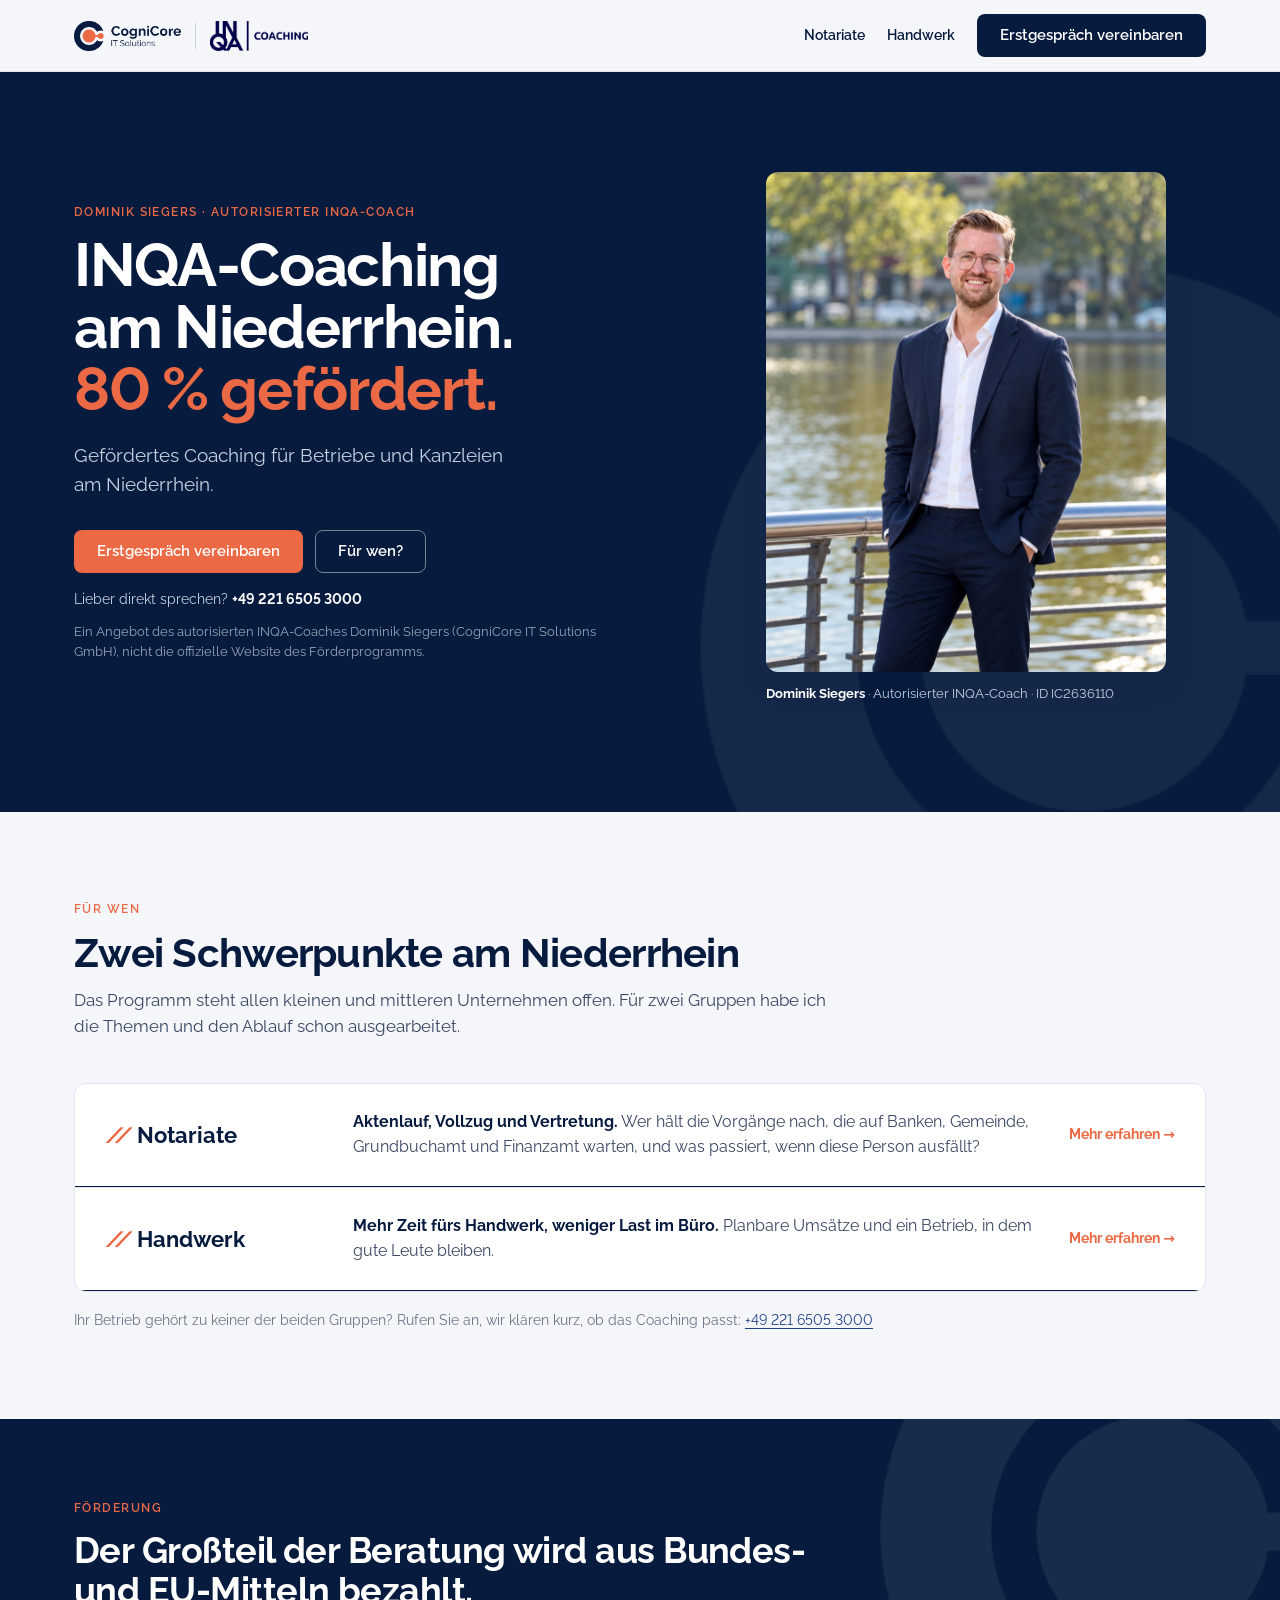
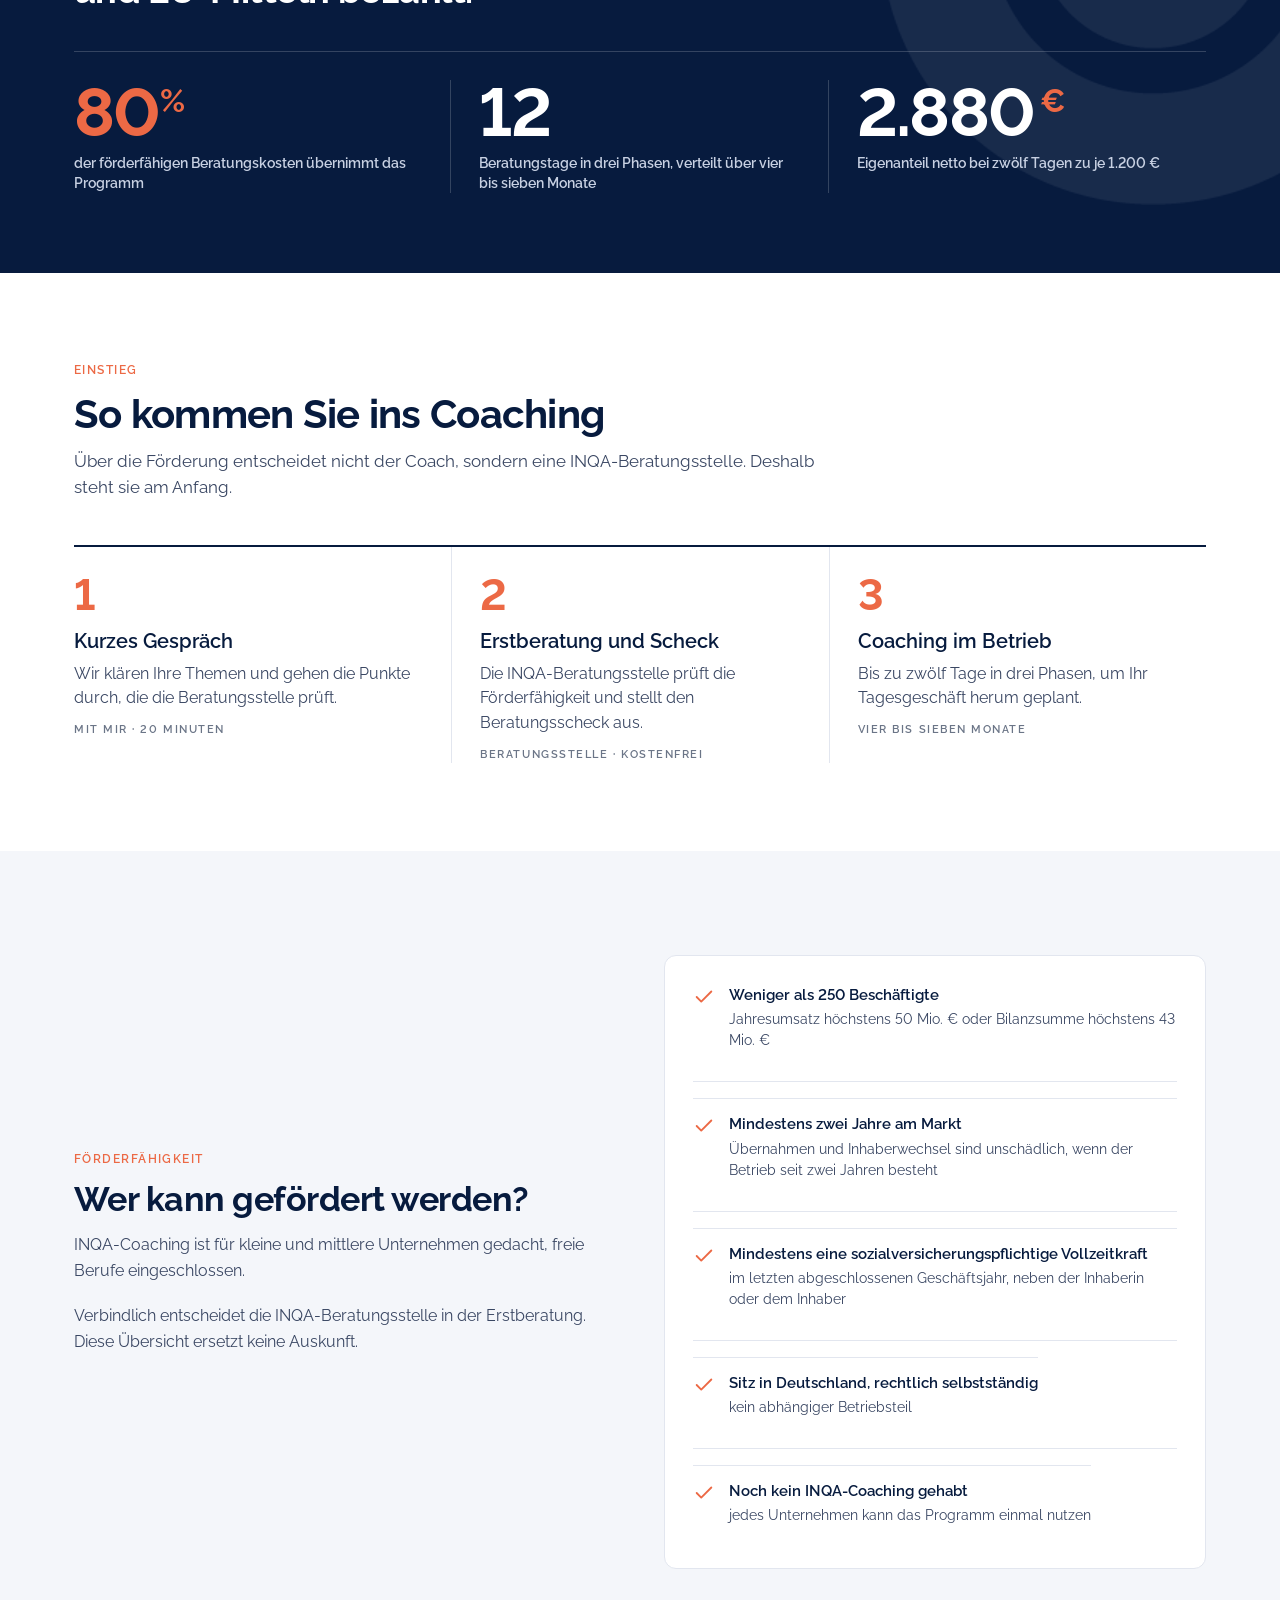
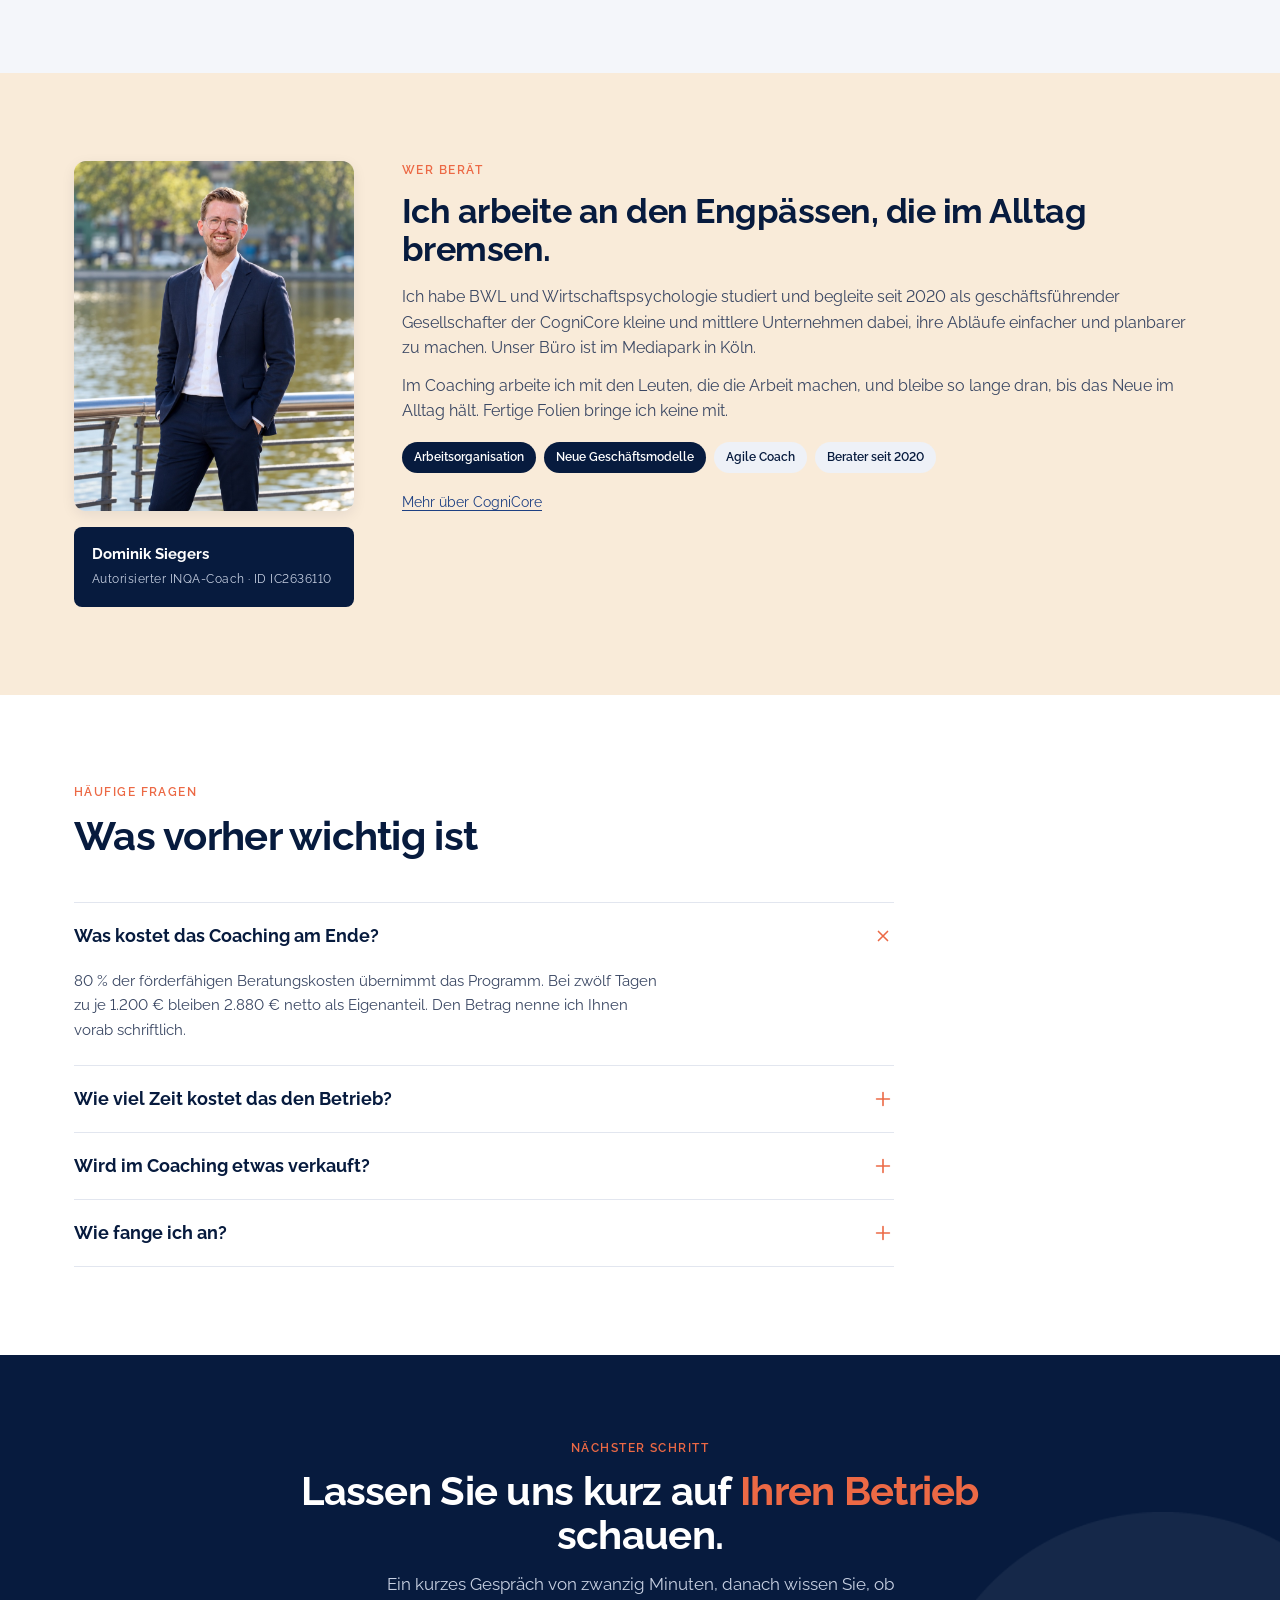
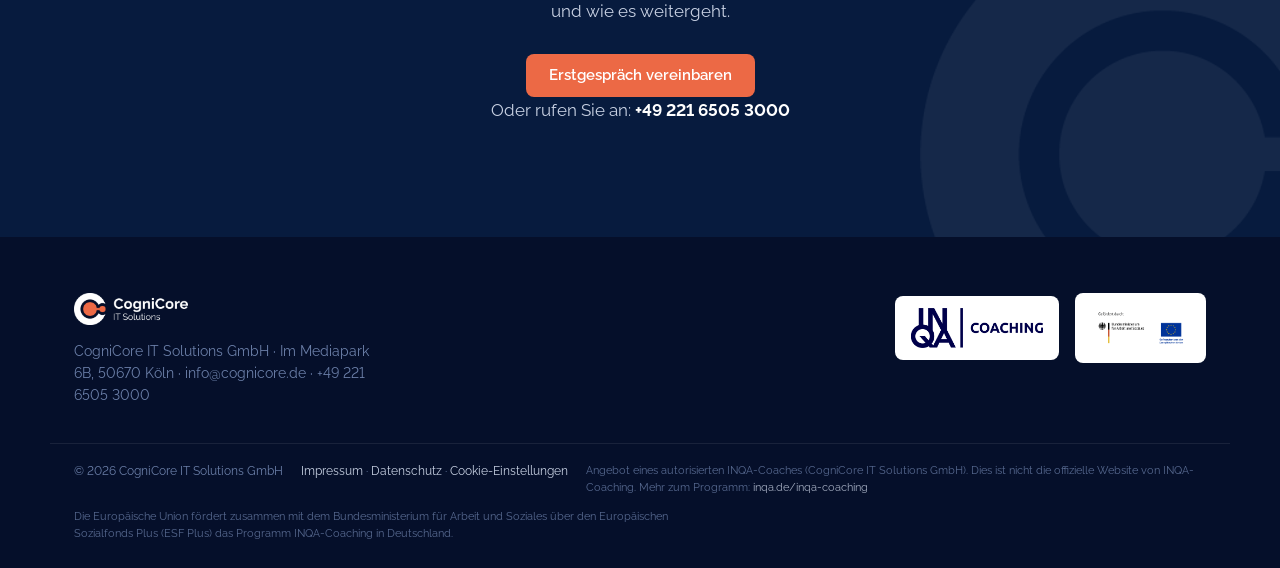
<file: index.html>
<!DOCTYPE html>
<html lang="de">
<head>
  <meta charset="UTF-8">
  <meta name="viewport" content="width=device-width, initial-scale=1.0">
  <title>INQA-Coaching am Niederrhein | Dominik Siegers, autorisierter INQA-Coach</title>
  <meta name="description" content="INQA-Coaching am Niederrhein: bis zu zwölf Beratungstage zur Arbeitsorganisation, 80 % gefördert. Für kleine und mittlere Betriebe und Kanzleien, begleitet von Dominik Siegers, autorisierter INQA-Coach.">
  <link rel="canonical" href="https://inqa-niederrhein.de/">
  <link rel="stylesheet" href="cc-tokens.css">
  <link rel="stylesheet" href="styles.css">
  <link rel="stylesheet" href="zusatz.css">
</head>
<body>

<!-- NAV -->
<header class="nav">
  <div class="nav__inner">
    <a class="nav__brand" href="./" style="border:0">
      <img class="logo" src="assets/logos/cognicore-logo.png" alt="CogniCore IT Solutions">
      <span class="sep"></span>
      <img class="inqa" src="assets/logos/inqa-coaching-logo.png" alt="INQA Coaching">
    </a>
    <div class="nav__links">
      <a class="nav__link" href="notariate/">Notariate</a>
      <a class="nav__link" href="handwerk/">Handwerk</a>
      <a href="https://book.morgen.so/dominiksiegers/20min" class="btn btn--primary" target="_blank" rel="noopener">Erstgespräch vereinbaren</a>
    </div>
  </div>
</header>

<!-- HERO -->
<section class="hero">
  <div class="hero__bg"><img src="assets/logos/cognicore-icon-white.png" alt=""></div>
  <div class="hero__inner">
    <div>
      <span class="eyebrow">Dominik Siegers · Autorisierter INQA-Coach</span>
      <h1>INQA-Coaching am&nbsp;Niederrhein.<br><em>80&nbsp;% gefördert.</em></h1>
      <p class="hero__lede">Gefördertes Coaching für Betriebe und Kanzleien am Niederrhein.</p>
      <div class="hero__actions">
        <a href="https://book.morgen.so/dominiksiegers/20min" class="btn btn--accent" target="_blank" rel="noopener">Erstgespräch vereinbaren</a>
        <a href="#fuer-wen" class="btn btn--ghost-light">Für wen?</a>
      </div>
      <p class="hero__phone">Lieber direkt sprechen? <a href="tel:+4922165053000">+49 221 6505 3000</a></p>
      <p class="hero__note">Ein Angebot des autorisierten INQA-Coaches Dominik Siegers (CogniCore IT Solutions GmbH), nicht die offizielle Website des Förderprogramms.</p>
    </div>
    <figure class="hero__portrait">
      <img src="assets/coach/dominik-siegers-2026.jpg" alt="Dominik Siegers, autorisierter INQA-Coach in Köln">
      <figcaption><b>Dominik Siegers</b> · Autorisierter INQA-Coach · ID IC2636110</figcaption>
    </figure>
  </div>
</section>

<!-- FÜR WEN -->
<section class="section section--surface" id="fuer-wen">
  <div class="wrap">
    <div class="section__head">
      <span class="eyebrow">Für wen</span>
      <h2>Zwei Schwerpunkte am Niederrhein</h2>
      <p>Das Programm steht allen kleinen und mittleren Unternehmen offen. Für zwei Gruppen habe ich die Themen und den Ablauf schon ausgearbeitet.</p>
    </div>
    <div class="segmente">
      <a class="segment" href="notariate/">
        <span class="segment__name">Notariate</span>
        <span class="segment__text"><b>Aktenlauf, Vollzug und Vertretung.</b> Wer hält die Vorgänge nach, die auf Banken, Gemeinde, Grundbuchamt und Finanzamt warten, und was passiert, wenn diese Person ausfällt?</span>
        <span class="segment__go">Mehr erfahren →</span>
      </a>
      <a class="segment" href="handwerk/">
        <span class="segment__name">Handwerk</span>
        <span class="segment__text"><b>Mehr Zeit fürs Handwerk, weniger Last im Büro.</b> Planbare Umsätze und ein Betrieb, in dem gute Leute bleiben.</span>
        <span class="segment__go">Mehr erfahren →</span>
      </a>
    </div>
    <p class="segmente__hinweis">Ihr Betrieb gehört zu keiner der beiden Gruppen? Rufen Sie an, wir klären kurz, ob das Coaching passt: <a href="tel:+4922165053000">+49 221 6505 3000</a></p>
  </div>
</section>

<!-- FÖRDERUNG -->
<section class="stats">
  <div class="stats__bg"><img src="assets/logos/cognicore-icon-white.png" alt=""></div>
  <div class="stats__inner">
    <div class="stats__head">
      <span class="eyebrow">Förderung</span>
      <h2>Der Großteil der Beratung wird aus Bundes- und EU-Mitteln bezahlt.</h2>
    </div>
    <div class="stats__grid">
      <div class="stat">
        <div class="stat__num"><span class="accent">80</span><em>%</em></div>
        <div class="stat__label">der förderfähigen Beratungskosten übernimmt das Programm</div>
      </div>
      <div class="stat">
        <div class="stat__num">12</div>
        <div class="stat__label">Beratungstage in drei Phasen, verteilt über vier bis sieben Monate</div>
      </div>
      <div class="stat">
        <div class="stat__num">2.880<em> €</em></div>
        <div class="stat__label">Eigenanteil netto bei zwölf Tagen zu je 1.200 €</div>
      </div>
    </div>
  </div>
</section>

<!-- EINSTIEG -->
<section class="section section--white" id="ablauf">
  <div class="wrap">
    <div class="section__head">
      <span class="eyebrow">Einstieg</span>
      <h2>So kommen Sie ins Coaching</h2>
      <p>Über die Förderung entscheidet nicht der Coach, sondern eine INQA-Beratungsstelle. Deshalb steht sie am Anfang.</p>
    </div>
    <div class="schritte">
      <div class="schritt">
        <div class="schritt__nr">1</div>
        <h3>Kurzes Gespräch</h3>
        <p>Wir klären Ihre Themen und gehen die Punkte durch, die die Beratungsstelle prüft.</p>
        <span class="schritt__wer">mit mir · 20 Minuten</span>
      </div>
      <div class="schritt">
        <div class="schritt__nr">2</div>
        <h3>Erstberatung und Scheck</h3>
        <p>Die INQA-Beratungsstelle prüft die Förderfähigkeit und stellt den Beratungsscheck aus.</p>
        <span class="schritt__wer">Beratungsstelle · kostenfrei</span>
      </div>
      <div class="schritt">
        <div class="schritt__nr">3</div>
        <h3>Coaching im Betrieb</h3>
        <p>Bis zu zwölf Tage in drei Phasen, um Ihr Tagesgeschäft herum geplant.</p>
        <span class="schritt__wer">vier bis sieben Monate</span>
      </div>
    </div>
  </div>
</section>

<!-- FÖRDERFÄHIGKEIT -->
<section class="section section--surface" id="foerderfaehig">
  <div class="wrap">
    <div class="eligible">
      <div class="eligible__head">
        <span class="eyebrow">Förderfähigkeit</span>
        <h2>Wer kann gefördert werden?</h2>
        <p>INQA-Coaching ist für kleine und mittlere Unternehmen gedacht, freie Berufe eingeschlossen.</p>
        <p class="eligible__note">Verbindlich entscheidet die INQA-Beratungsstelle in der Erstberatung. Diese Übersicht ersetzt keine Auskunft.</p>
      </div>
      <ul class="checklist checklist--static">
        <li><div class="cl"><svg viewBox="0 0 24 24" fill="none" stroke="currentColor" stroke-width="2" stroke-linecap="round" stroke-linejoin="round"><path d="M20 6 9 17l-5-5"/></svg><div><b>Weniger als 250 Beschäftigte</b><span>Jahresumsatz höchstens 50 Mio. € oder Bilanzsumme höchstens 43 Mio. €</span></div></div></li>
        <li><div class="cl"><svg viewBox="0 0 24 24" fill="none" stroke="currentColor" stroke-width="2" stroke-linecap="round" stroke-linejoin="round"><path d="M20 6 9 17l-5-5"/></svg><div><b>Mindestens zwei Jahre am Markt</b><span>Übernahmen und Inhaberwechsel sind unschädlich, wenn der Betrieb seit zwei Jahren besteht</span></div></div></li>
        <li><div class="cl"><svg viewBox="0 0 24 24" fill="none" stroke="currentColor" stroke-width="2" stroke-linecap="round" stroke-linejoin="round"><path d="M20 6 9 17l-5-5"/></svg><div><b>Mindestens eine sozialversicherungspflichtige Vollzeitkraft</b><span>im letzten abgeschlossenen Geschäftsjahr, neben der Inhaberin oder dem Inhaber</span></div></div></li>
        <li><div class="cl"><svg viewBox="0 0 24 24" fill="none" stroke="currentColor" stroke-width="2" stroke-linecap="round" stroke-linejoin="round"><path d="M20 6 9 17l-5-5"/></svg><div><b>Sitz in Deutschland, rechtlich selbstständig</b><span>kein abhängiger Betriebsteil</span></div></div></li>
        <li><div class="cl"><svg viewBox="0 0 24 24" fill="none" stroke="currentColor" stroke-width="2" stroke-linecap="round" stroke-linejoin="round"><path d="M20 6 9 17l-5-5"/></svg><div><b>Noch kein INQA-Coaching gehabt</b><span>jedes Unternehmen kann das Programm einmal nutzen</span></div></div></li>
      </ul>
    </div>
  </div>
</section>

<!-- ÜBER MICH -->
<section class="section section--beige">
  <div class="wrap">
    <div class="about">
      <div class="about__media">
        <img class="about__photo" src="assets/coach/dominik-siegers-2026.jpg" alt="Dominik Siegers">
        <div class="about__id">
          <b>Dominik Siegers</b>
          <span>Autorisierter INQA-Coach · ID IC2636110</span>
        </div>
      </div>
      <div class="about__text">
        <span class="eyebrow">Wer berät</span>
        <h2>Ich arbeite an den Engpässen, die im Alltag bremsen.</h2>
        <p>Ich habe BWL und Wirtschaftspsychologie studiert und begleite seit 2020 als geschäftsführender Gesellschafter der CogniCore kleine und mittlere Unternehmen dabei, ihre Abläufe einfacher und planbarer zu machen. Unser Büro ist im Mediapark in Köln.</p>
        <p>Im Coaching arbeite ich mit den Leuten, die die Arbeit machen, und bleibe so lange dran, bis das Neue im Alltag hält. Fertige Folien bringe ich keine mit.</p>
        <div class="tags">
          <span class="tag tag--navy">Arbeitsorganisation</span>
          <span class="tag tag--navy">Neue Geschäftsmodelle</span>
          <span class="tag">Agile Coach</span>
          <span class="tag">Berater seit 2020</span>
        </div>
        <p style="margin-top:18px;font-size:14px;"><a href="https://cognicore.de" target="_blank" rel="noopener">Mehr über CogniCore</a></p>
      </div>
    </div>
  </div>
</section>

<!-- FAQ -->
<section class="section section--white">
  <div class="wrap">
    <div class="section__head">
      <span class="eyebrow">Häufige Fragen</span>
      <h2>Was vorher wichtig ist</h2>
    </div>
    <div class="faq">
      <div class="faq__item open">
        <button class="faq__q">Was kostet das Coaching am Ende?
          <svg class="ico" viewBox="0 0 24 24" fill="none" stroke="currentColor" stroke-width="1.75" stroke-linecap="round" stroke-linejoin="round"><path d="M12 5v14M5 12h14"/></svg>
        </button>
        <div class="faq__a"><p>80&nbsp;% der förderfähigen Beratungskosten übernimmt das Programm. Bei zwölf Tagen zu je 1.200 € bleiben 2.880 € netto als Eigenanteil. Den Betrag nenne ich Ihnen vorab schriftlich.</p></div>
      </div>
      <div class="faq__item">
        <button class="faq__q">Wie viel Zeit kostet das den Betrieb?
          <svg class="ico" viewBox="0 0 24 24" fill="none" stroke="currentColor" stroke-width="1.75" stroke-linecap="round" stroke-linejoin="round"><path d="M12 5v14M5 12h14"/></svg>
        </button>
        <div class="faq__a"><p>Bis zu zwölf Beratungstage, verteilt über vier bis sieben Monate. Die Termine planen wir um Ihr Tagesgeschäft herum, der Betrieb läuft normal weiter.</p></div>
      </div>
      <div class="faq__item">
        <button class="faq__q">Wird im Coaching etwas verkauft?
          <svg class="ico" viewBox="0 0 24 24" fill="none" stroke="currentColor" stroke-width="1.75" stroke-linecap="round" stroke-linejoin="round"><path d="M12 5v14M5 12h14"/></svg>
        </button>
        <div class="faq__a"><p>Nein. Im Coaching geht es um Ihre Abläufe. Es darf nicht auf den Verkauf von Waren, Software oder weiteren Beratungen gerichtet sein, das schreibt das Programm so vor.</p></div>
      </div>
      <div class="faq__item">
        <button class="faq__q">Wie fange ich an?
          <svg class="ico" viewBox="0 0 24 24" fill="none" stroke="currentColor" stroke-width="1.75" stroke-linecap="round" stroke-linejoin="round"><path d="M12 5v14M5 12h14"/></svg>
        </button>
        <div class="faq__a"><p>Mit einem kurzen Gespräch. Darin klären wir Ihre Themen und den Weg zur Beratungsstelle. Ob Sie das Coaching danach beauftragen, entscheiden Sie in Ruhe.</p></div>
      </div>
    </div>
  </div>
</section>

<!-- CTA -->
<section class="cta">
  <div class="cta__bg"><img src="assets/logos/cognicore-icon-white.png" alt=""></div>
  <div class="cta__inner">
    <span class="eyebrow">Nächster Schritt</span>
    <h2>Lassen Sie uns kurz auf <em>Ihren Betrieb</em> schauen.</h2>
    <p>Ein kurzes Gespräch von zwanzig Minuten, danach wissen Sie, ob und wie es weitergeht.</p>
    <a href="https://book.morgen.so/dominiksiegers/20min" class="btn btn--accent" target="_blank" rel="noopener">Erstgespräch vereinbaren</a>
    <p class="cta__phone">Oder rufen Sie an: <a href="tel:+4922165053000">+49 221 6505 3000</a></p>
  </div>
</section>

<!-- FOOTER -->
<footer class="foot">
  <div class="wrap">
    <div class="foot__inner">
      <div class="foot__brand">
        <img src="assets/logos/cognicore-logo-white.png" alt="CogniCore IT Solutions">
        <p>CogniCore IT Solutions GmbH · Im Mediapark 6B, 50670 Köln · <a href="mailto:info@cognicore.de" style="color:inherit;border:0;">info@cognicore.de</a> · +49 221 6505 3000</p>
      </div>
      <div class="foot__logos">
        <a class="foot__chip" href="https://www.inqa.de/inqa-coaching" target="_blank" rel="noopener" style="border-bottom:0" title="Zum offiziellen INQA-Coaching-Programm"><img src="assets/logos/inqa-coaching-logo.png" alt="INQA Coaching"></a>
        <div class="foot__chip foot__chip--bmas"><img src="assets/logos/bmas-foerderlogo.png" alt="Gefördert durch das Bundesministerium für Arbeit und Soziales, kofinanziert von der Europäischen Union"></div>
      </div>
    </div>
  </div>
  <div class="foot__legal">
    <span>© 2026 CogniCore IT Solutions GmbH</span>
    <span><a href="impressum.html">Impressum</a> · <a href="datenschutz.html">Datenschutz</a> · <button type="button" class="cookie-link" onclick="window._hsp=window._hsp||[];window._hsp.push(['showBanner']);">Cookie-Einstellungen</button></span>
    <span class="sub">Angebot eines autorisierten INQA-Coaches (CogniCore IT Solutions GmbH). Dies ist nicht die offizielle Website von INQA-Coaching. Mehr zum Programm: <a href="https://www.inqa.de/inqa-coaching" target="_blank" rel="noopener">inqa.de/inqa-coaching</a></span>
    <span class="sub">Die Europäische Union fördert zusammen mit dem Bundesministerium für Arbeit und Soziales über den Europäischen Sozialfonds Plus (ESF Plus) das Programm INQA-Coaching in Deutschland.</span>
  </div>
</footer>

<script>
  document.querySelectorAll('.faq__q').forEach(q => {
    q.addEventListener('click', () => {
      const item = q.parentElement;
      const wasOpen = item.classList.contains('open');
      document.querySelectorAll('.faq__item').forEach(i => i.classList.remove('open'));
      if (!wasOpen) item.classList.add('open');
    });
  });
</script>

<!-- Start of HubSpot Embed Code -->
<script type="text/javascript" id="hs-script-loader" async defer src="//js-eu1.hs-scripts.com/144804770.js"></script>
<!-- End of HubSpot Embed Code -->

</body>
</html>
</file>
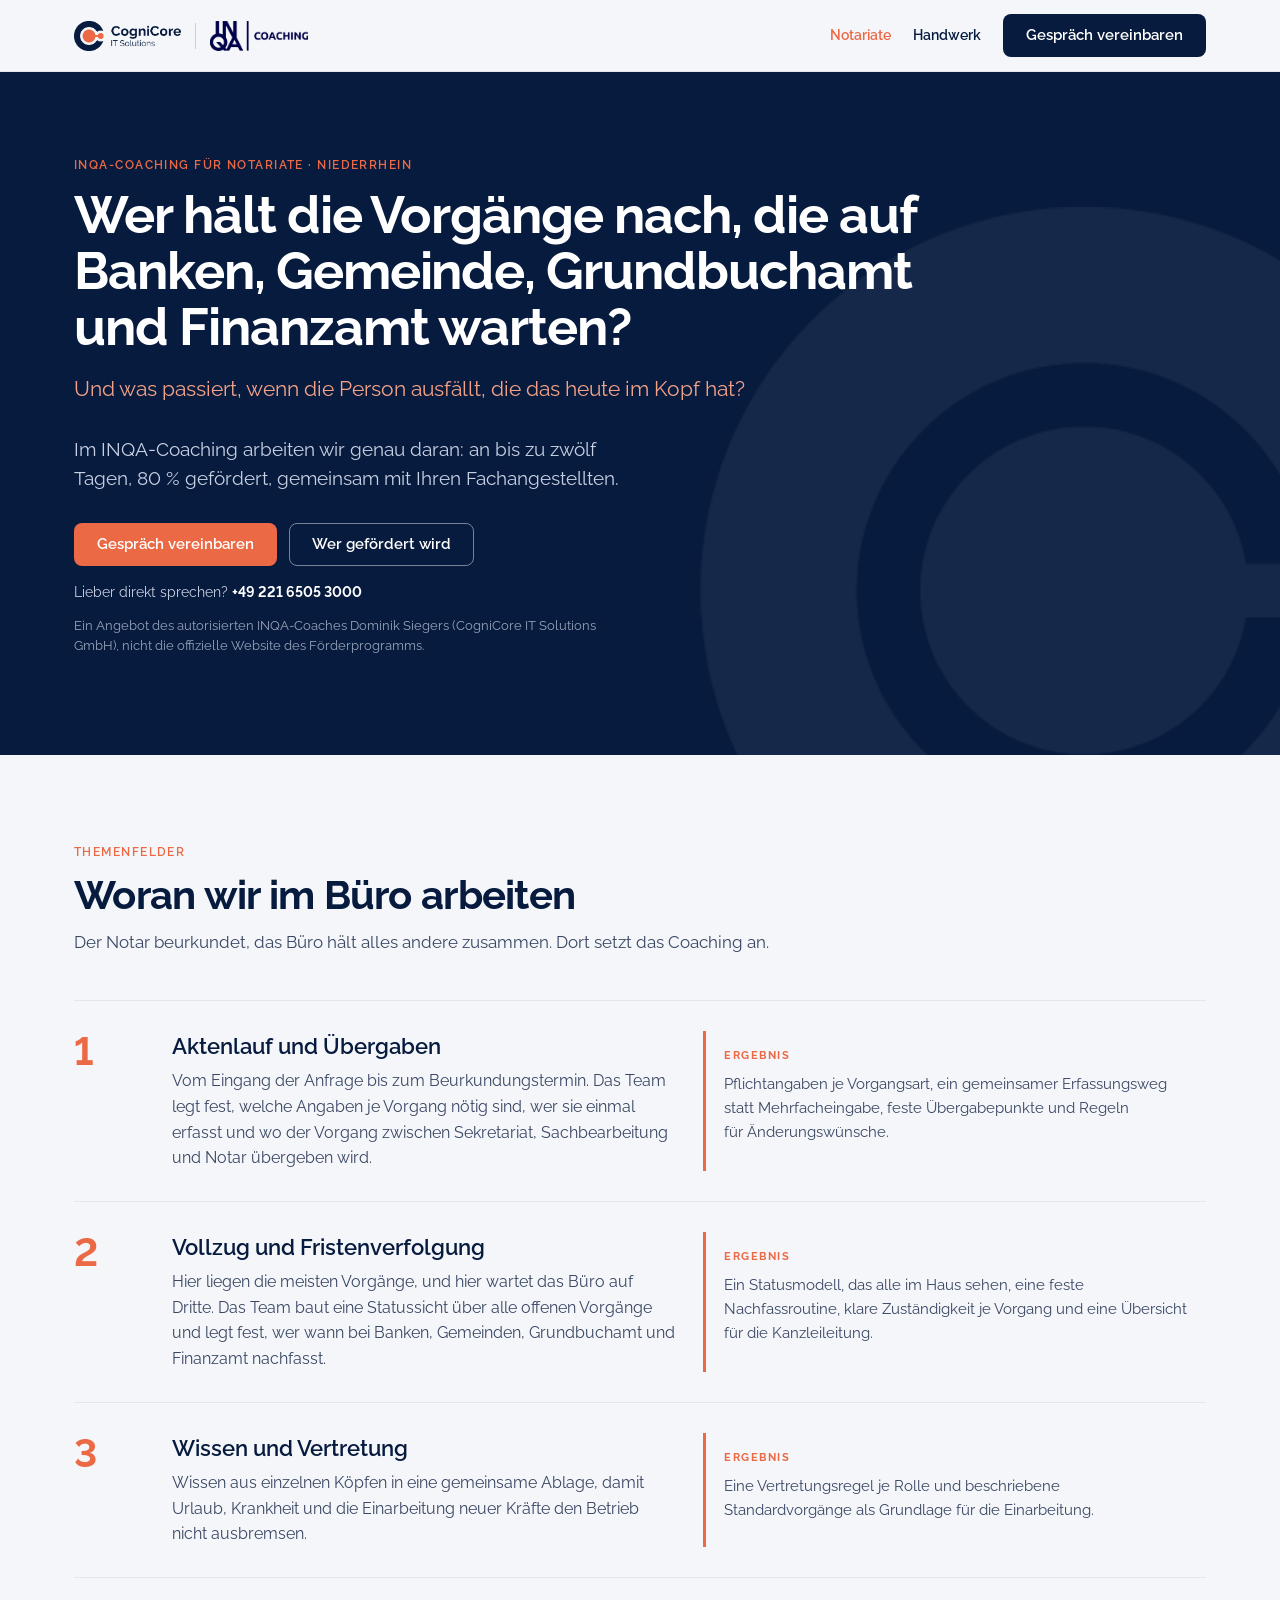
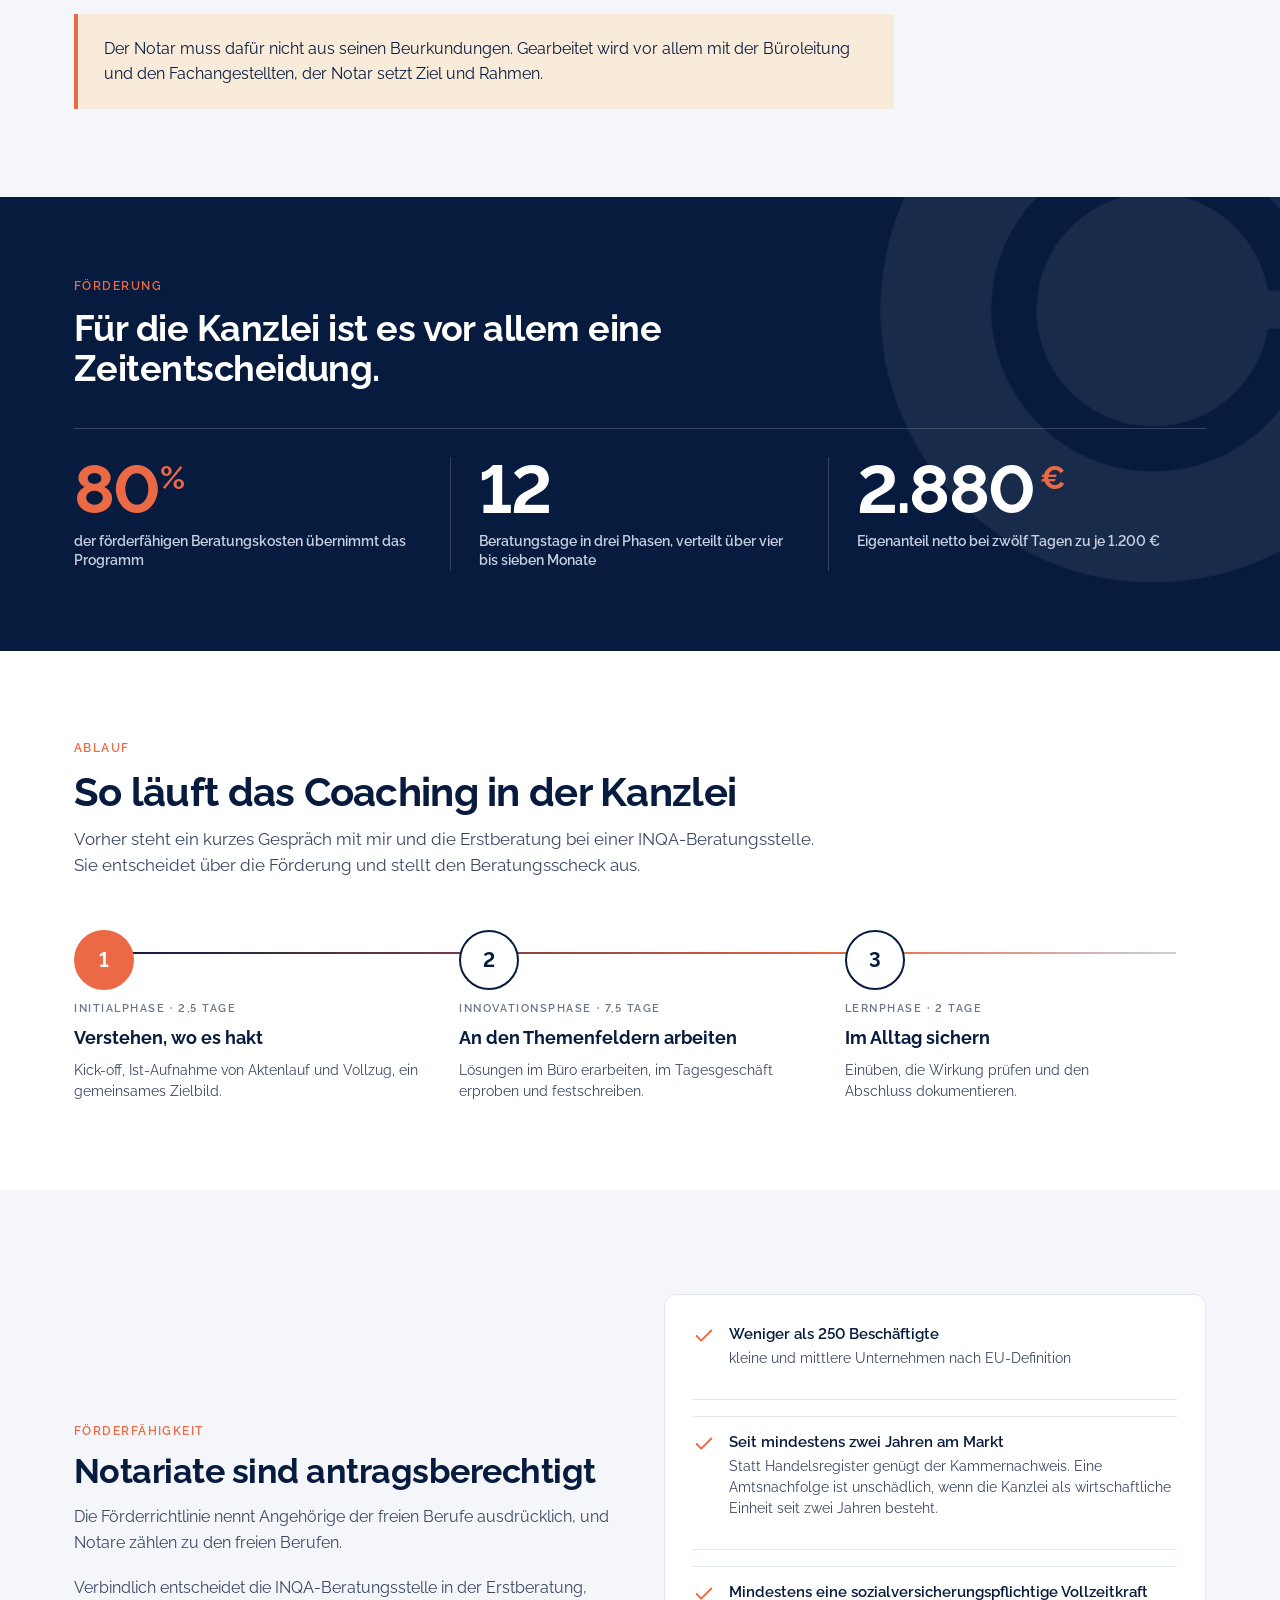
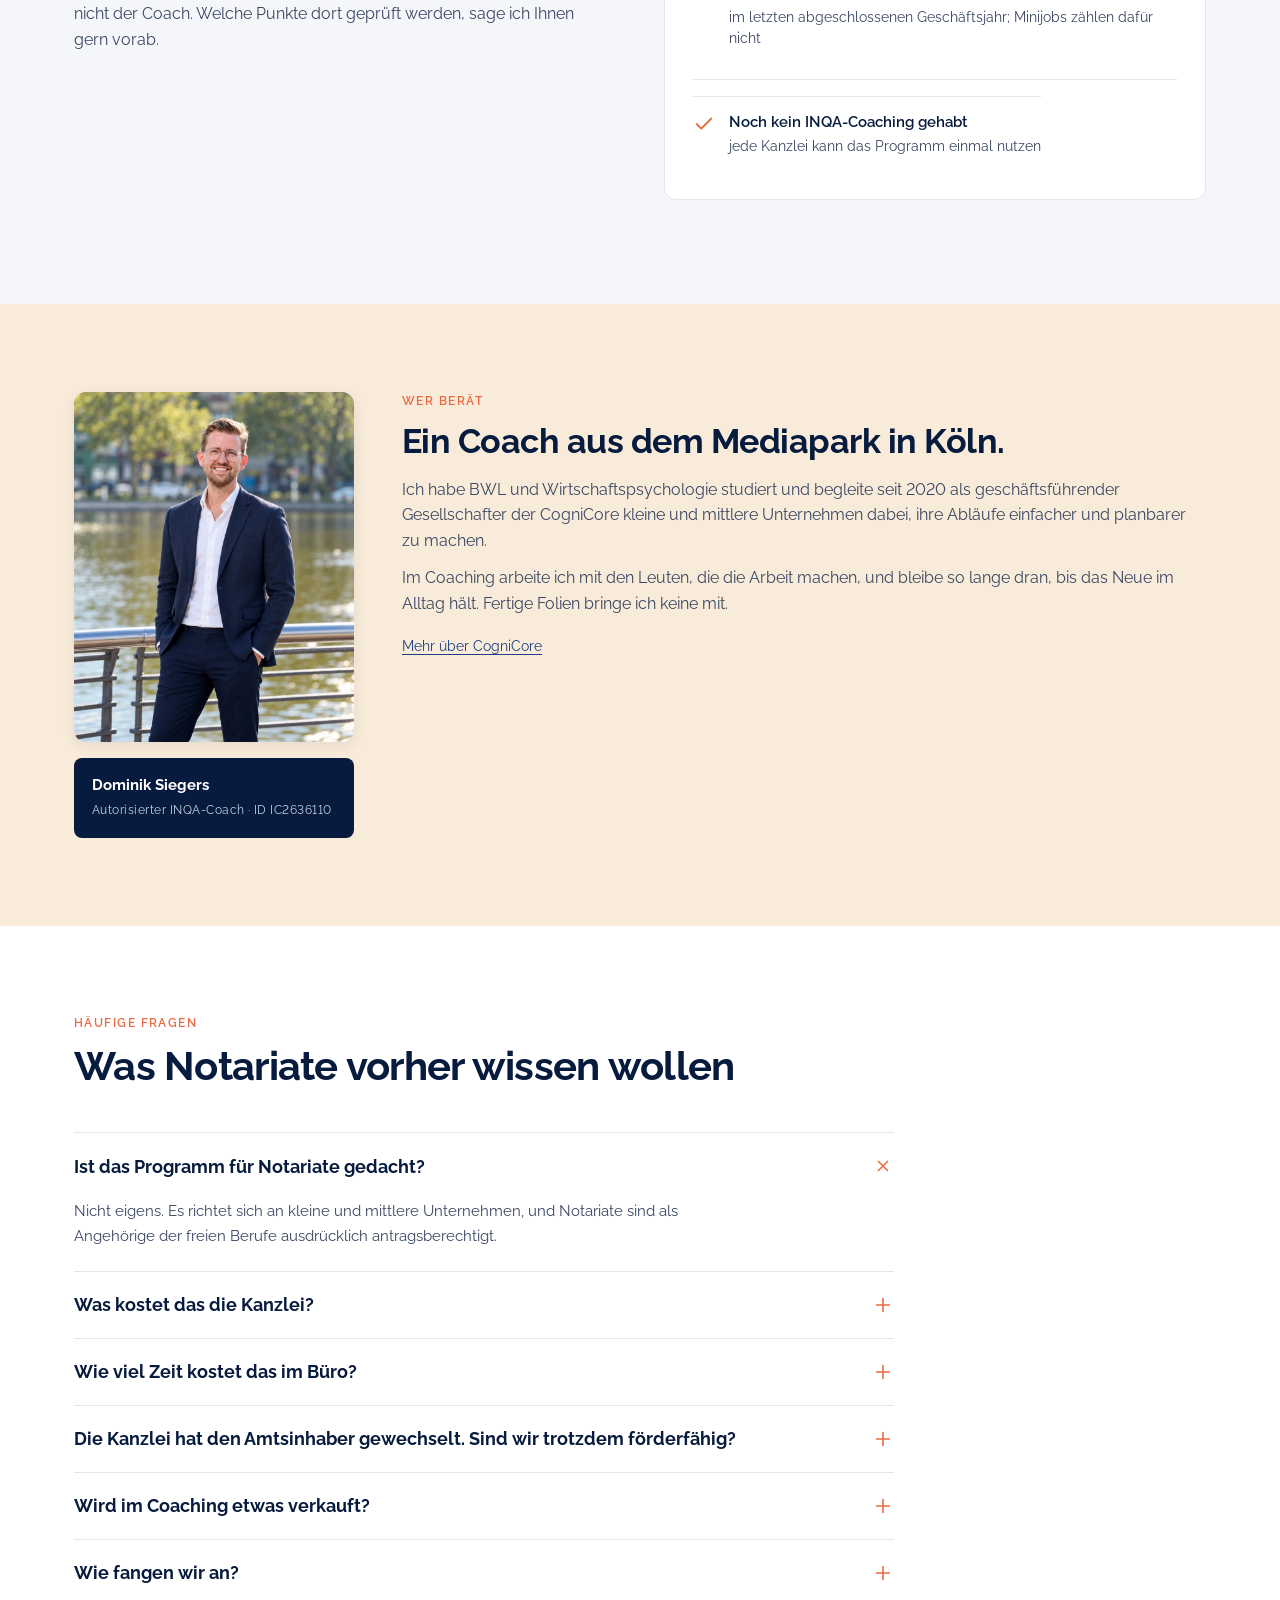
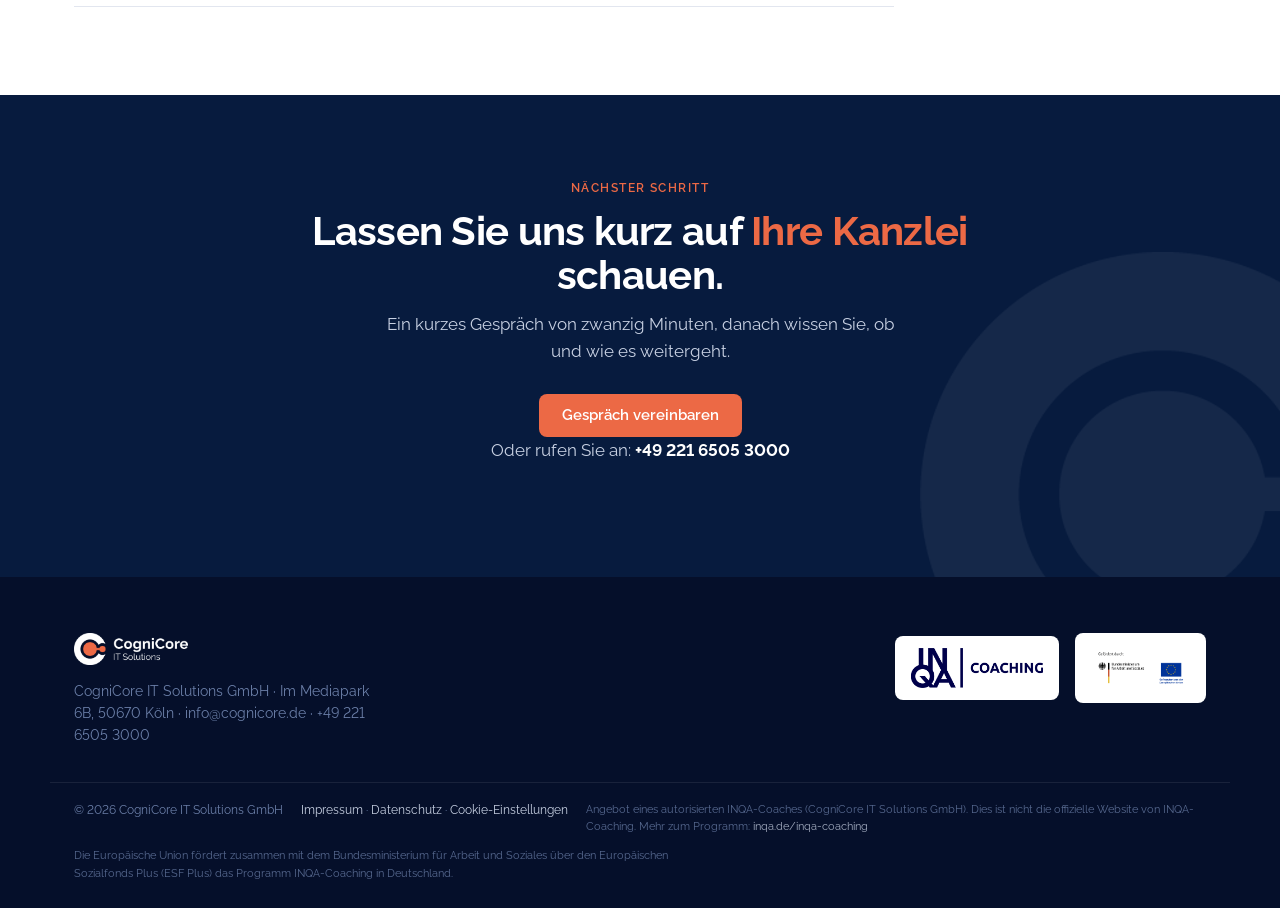
<file: notariate/index.html>
<!DOCTYPE html>
<html lang="de">
<head>
  <meta charset="UTF-8">
  <meta name="viewport" content="width=device-width, initial-scale=1.0">
  <title>INQA-Coaching für Notariate am Niederrhein | Dominik Siegers</title>
  <meta name="description" content="Gefördertes INQA-Coaching für Notariate am Niederrhein: Aktenlauf, Vollzug und Vertretung im Büro. Bis zu zwölf Beratungstage, 80 % gefördert, 2.880 € Eigenanteil netto.">
  <link rel="canonical" href="https://inqa-niederrhein.de/notariate/">
  <link rel="stylesheet" href="../cc-tokens.css">
  <link rel="stylesheet" href="../styles.css">
  <link rel="stylesheet" href="../zusatz.css">
</head>
<body>

<!-- NAV -->
<header class="nav">
  <div class="nav__inner">
    <a class="nav__brand" href="../" style="border:0">
      <img class="logo" src="../assets/logos/cognicore-logo.png" alt="CogniCore IT Solutions">
      <span class="sep"></span>
      <img class="inqa" src="../assets/logos/inqa-coaching-logo.png" alt="INQA Coaching">
    </a>
    <div class="nav__links">
      <a class="nav__link is-active" href="./">Notariate</a>
      <a class="nav__link" href="../handwerk/">Handwerk</a>
      <a href="https://book.morgen.so/dominiksiegers/20min" class="btn btn--primary" target="_blank" rel="noopener">Gespräch vereinbaren</a>
    </div>
  </div>
</header>

<!-- LEITFRAGE -->
<section class="frage">
  <div class="hero__bg"><img src="../assets/logos/cognicore-icon-white.png" alt=""></div>
  <div class="frage__inner">
    <span class="eyebrow">INQA-Coaching für Notariate · Niederrhein</span>
    <h1>Wer hält die Vorgänge nach, die auf Banken, Gemeinde, Grundbuchamt und Finanzamt warten?</h1>
    <p class="frage__sub">Und was passiert, wenn die Person ausfällt, die das heute im Kopf hat?</p>
    <p class="hero__lede">Im INQA-Coaching arbeiten wir genau daran: an bis zu zwölf Tagen, 80&nbsp;% gefördert, gemeinsam mit Ihren Fachangestellten.</p>
    <div class="hero__actions">
      <a href="https://book.morgen.so/dominiksiegers/20min" class="btn btn--accent" target="_blank" rel="noopener">Gespräch vereinbaren</a>
      <a href="#foerderfaehig" class="btn btn--ghost-light">Wer gefördert wird</a>
    </div>
    <p class="hero__phone">Lieber direkt sprechen? <a href="tel:+4922165053000">+49 221 6505 3000</a></p>
    <p class="hero__note">Ein Angebot des autorisierten INQA-Coaches Dominik Siegers (CogniCore IT Solutions GmbH), nicht die offizielle Website des Förderprogramms.</p>
  </div>
</section>

<!-- THEMENFELDER -->
<section class="section section--surface" id="themen">
  <div class="wrap">
    <div class="section__head">
      <span class="eyebrow">Themenfelder</span>
      <h2>Woran wir im Büro arbeiten</h2>
      <p>Der Notar beurkundet, das Büro hält alles andere zusammen. Dort setzt das Coaching an.</p>
    </div>
    <div class="themen">
      <div class="thema">
        <div class="thema__nr">1</div>
        <div>
          <h3>Aktenlauf und Übergaben</h3>
          <p>Vom Eingang der Anfrage bis zum Beurkundungstermin. Das Team legt fest, welche Angaben je Vorgang nötig sind, wer sie einmal erfasst und wo der Vorgang zwischen Sekretariat, Sachbearbeitung und Notar übergeben wird.</p>
        </div>
        <div class="thema__ergebnis"><span>Ergebnis</span><p>Pflichtangaben je Vorgangsart, ein gemeinsamer Erfassungsweg statt Mehrfacheingabe, feste Übergabepunkte und Regeln für Änderungswünsche.</p></div>
      </div>
      <div class="thema">
        <div class="thema__nr">2</div>
        <div>
          <h3>Vollzug und Fristenverfolgung</h3>
          <p>Hier liegen die meisten Vorgänge, und hier wartet das Büro auf Dritte. Das Team baut eine Statussicht über alle offenen Vorgänge und legt fest, wer wann bei Banken, Gemeinden, Grundbuchamt und Finanzamt nachfasst.</p>
        </div>
        <div class="thema__ergebnis"><span>Ergebnis</span><p>Ein Statusmodell, das alle im Haus sehen, eine feste Nachfassroutine, klare Zuständigkeit je Vorgang und eine Übersicht für die Kanzleileitung.</p></div>
      </div>
      <div class="thema">
        <div class="thema__nr">3</div>
        <div>
          <h3>Wissen und Vertretung</h3>
          <p>Wissen aus einzelnen Köpfen in eine gemeinsame Ablage, damit Urlaub, Krankheit und die Einarbeitung neuer Kräfte den Betrieb nicht ausbremsen.</p>
        </div>
        <div class="thema__ergebnis"><span>Ergebnis</span><p>Eine Vertretungsregel je Rolle und beschriebene Standardvorgänge als Grundlage für die Einarbeitung.</p></div>
      </div>
    </div>
    <div class="merke"><p>Der Notar muss dafür nicht aus seinen Beurkundungen. Gearbeitet wird vor allem mit der Büroleitung und den Fachangestellten, der Notar setzt Ziel und Rahmen.</p></div>
  </div>
</section>

<!-- FÖRDERUNG -->
<section class="stats">
  <div class="stats__bg"><img src="../assets/logos/cognicore-icon-white.png" alt=""></div>
  <div class="stats__inner">
    <div class="stats__head">
      <span class="eyebrow">Förderung</span>
      <h2>Für die Kanzlei ist es vor allem eine Zeitentscheidung.</h2>
    </div>
    <div class="stats__grid">
      <div class="stat">
        <div class="stat__num"><span class="accent">80</span><em>%</em></div>
        <div class="stat__label">der förderfähigen Beratungskosten übernimmt das Programm</div>
      </div>
      <div class="stat">
        <div class="stat__num">12</div>
        <div class="stat__label">Beratungstage in drei Phasen, verteilt über vier bis sieben Monate</div>
      </div>
      <div class="stat">
        <div class="stat__num">2.880<em> €</em></div>
        <div class="stat__label">Eigenanteil netto bei zwölf Tagen zu je 1.200 €</div>
      </div>
    </div>
  </div>
</section>

<!-- ABLAUF -->
<section class="section section--white" id="ablauf">
  <div class="wrap">
    <div class="section__head">
      <span class="eyebrow">Ablauf</span>
      <h2>So läuft das Coaching in der Kanzlei</h2>
      <p>Vorher steht ein kurzes Gespräch mit mir und die Erstberatung bei einer INQA-Beratungsstelle. Sie entscheidet über die Förderung und stellt den Beratungsscheck aus.</p>
    </div>
    <div class="process">
      <div class="process__line"></div>
      <div class="process__step is-active">
        <div class="process__dot">1</div>
        <span class="process__days">Initialphase · 2,5 Tage</span>
        <h3>Verstehen, wo es hakt</h3>
        <p>Kick-off, Ist-Aufnahme von Aktenlauf und Vollzug, ein gemeinsames Zielbild.</p>
      </div>
      <div class="process__step">
        <div class="process__dot">2</div>
        <span class="process__days">Innovationsphase · 7,5 Tage</span>
        <h3>An den Themenfeldern arbeiten</h3>
        <p>Lösungen im Büro erarbeiten, im Tagesgeschäft erproben und festschreiben.</p>
      </div>
      <div class="process__step">
        <div class="process__dot">3</div>
        <span class="process__days">Lernphase · 2 Tage</span>
        <h3>Im Alltag sichern</h3>
        <p>Einüben, die Wirkung prüfen und den Abschluss dokumentieren.</p>
      </div>
    </div>
  </div>
</section>

<!-- FÖRDERFÄHIGKEIT -->
<section class="section section--surface" id="foerderfaehig">
  <div class="wrap">
    <div class="eligible">
      <div class="eligible__head">
        <span class="eyebrow">Förderfähigkeit</span>
        <h2>Notariate sind antragsberechtigt</h2>
        <p>Die Förderrichtlinie nennt Angehörige der freien Berufe ausdrücklich, und Notare zählen zu den freien Berufen.</p>
        <p class="eligible__note">Verbindlich entscheidet die INQA-Beratungsstelle in der Erstberatung, nicht der Coach. Welche Punkte dort geprüft werden, sage ich Ihnen gern vorab.</p>
      </div>
      <ul class="checklist checklist--static">
        <li><div class="cl"><svg viewBox="0 0 24 24" fill="none" stroke="currentColor" stroke-width="2" stroke-linecap="round" stroke-linejoin="round"><path d="M20 6 9 17l-5-5"/></svg><div><b>Weniger als 250 Beschäftigte</b><span>kleine und mittlere Unternehmen nach EU-Definition</span></div></div></li>
        <li><div class="cl"><svg viewBox="0 0 24 24" fill="none" stroke="currentColor" stroke-width="2" stroke-linecap="round" stroke-linejoin="round"><path d="M20 6 9 17l-5-5"/></svg><div><b>Seit mindestens zwei Jahren am Markt</b><span>Statt Handelsregister genügt der Kammernachweis. Eine Amtsnachfolge ist unschädlich, wenn die Kanzlei als wirtschaftliche Einheit seit zwei Jahren besteht.</span></div></div></li>
        <li><div class="cl"><svg viewBox="0 0 24 24" fill="none" stroke="currentColor" stroke-width="2" stroke-linecap="round" stroke-linejoin="round"><path d="M20 6 9 17l-5-5"/></svg><div><b>Mindestens eine sozialversicherungspflichtige Vollzeitkraft</b><span>im letzten abgeschlossenen Geschäftsjahr; Minijobs zählen dafür nicht</span></div></div></li>
        <li><div class="cl"><svg viewBox="0 0 24 24" fill="none" stroke="currentColor" stroke-width="2" stroke-linecap="round" stroke-linejoin="round"><path d="M20 6 9 17l-5-5"/></svg><div><b>Noch kein INQA-Coaching gehabt</b><span>jede Kanzlei kann das Programm einmal nutzen</span></div></div></li>
      </ul>
    </div>
  </div>
</section>

<!-- ÜBER MICH -->
<section class="section section--beige">
  <div class="wrap">
    <div class="about">
      <div class="about__media">
        <img class="about__photo" src="../assets/coach/dominik-siegers-2026.jpg" alt="Dominik Siegers, autorisierter INQA-Coach in Köln">
        <div class="about__id">
          <b>Dominik Siegers</b>
          <span>Autorisierter INQA-Coach · ID IC2636110</span>
        </div>
      </div>
      <div class="about__text">
        <span class="eyebrow">Wer berät</span>
        <h2>Ein Coach aus dem Mediapark in Köln.</h2>
        <p>Ich habe BWL und Wirtschaftspsychologie studiert und begleite seit 2020 als geschäftsführender Gesellschafter der CogniCore kleine und mittlere Unternehmen dabei, ihre Abläufe einfacher und planbarer zu machen.</p>
        <p>Im Coaching arbeite ich mit den Leuten, die die Arbeit machen, und bleibe so lange dran, bis das Neue im Alltag hält. Fertige Folien bringe ich keine mit.</p>
        <p style="margin-top:18px;font-size:14px;"><a href="https://cognicore.de" target="_blank" rel="noopener">Mehr über CogniCore</a></p>
      </div>
    </div>
  </div>
</section>

<!-- FAQ -->
<section class="section section--white">
  <div class="wrap">
    <div class="section__head">
      <span class="eyebrow">Häufige Fragen</span>
      <h2>Was Notariate vorher wissen wollen</h2>
    </div>
    <div class="faq">
      <div class="faq__item open">
        <button class="faq__q">Ist das Programm für Notariate gedacht?
          <svg class="ico" viewBox="0 0 24 24" fill="none" stroke="currentColor" stroke-width="1.75" stroke-linecap="round" stroke-linejoin="round"><path d="M12 5v14M5 12h14"/></svg>
        </button>
        <div class="faq__a"><p>Nicht eigens. Es richtet sich an kleine und mittlere Unternehmen, und Notariate sind als Angehörige der freien Berufe ausdrücklich antragsberechtigt.</p></div>
      </div>
      <div class="faq__item">
        <button class="faq__q">Was kostet das die Kanzlei?
          <svg class="ico" viewBox="0 0 24 24" fill="none" stroke="currentColor" stroke-width="1.75" stroke-linecap="round" stroke-linejoin="round"><path d="M12 5v14M5 12h14"/></svg>
        </button>
        <div class="faq__a"><p>80&nbsp;% der förderfähigen Beratungskosten übernimmt das Programm. Bei zwölf Tagen zu je 1.200 € bleiben 2.880 € netto als Eigenanteil.</p></div>
      </div>
      <div class="faq__item">
        <button class="faq__q">Wie viel Zeit kostet das im Büro?
          <svg class="ico" viewBox="0 0 24 24" fill="none" stroke="currentColor" stroke-width="1.75" stroke-linecap="round" stroke-linejoin="round"><path d="M12 5v14M5 12h14"/></svg>
        </button>
        <div class="faq__a"><p>Bis zu zwölf Beratungstage, verteilt über vier bis sieben Monate. Die Termine planen wir um Ihre Beurkundungen herum.</p></div>
      </div>
      <div class="faq__item">
        <button class="faq__q">Die Kanzlei hat den Amtsinhaber gewechselt. Sind wir trotzdem förderfähig?
          <svg class="ico" viewBox="0 0 24 24" fill="none" stroke="currentColor" stroke-width="1.75" stroke-linecap="round" stroke-linejoin="round"><path d="M12 5v14M5 12h14"/></svg>
        </button>
        <div class="faq__a"><p>In der Regel ja. Seit der neuen Förderrichtlinie vom Juni 2026 ist ein Inhaberwechsel unschädlich, solange die Kanzlei als wirtschaftliche Einheit seit mindestens zwei Jahren besteht.</p></div>
      </div>
      <div class="faq__item">
        <button class="faq__q">Wird im Coaching etwas verkauft?
          <svg class="ico" viewBox="0 0 24 24" fill="none" stroke="currentColor" stroke-width="1.75" stroke-linecap="round" stroke-linejoin="round"><path d="M12 5v14M5 12h14"/></svg>
        </button>
        <div class="faq__a"><p>Nein. Im Coaching geht es um die Abläufe in Ihrem Büro. Es darf nicht auf den Verkauf von Waren, Software oder weiteren Beratungen gerichtet sein, das schreibt das Programm so vor.</p></div>
      </div>
      <div class="faq__item">
        <button class="faq__q">Wie fangen wir an?
          <svg class="ico" viewBox="0 0 24 24" fill="none" stroke="currentColor" stroke-width="1.75" stroke-linecap="round" stroke-linejoin="round"><path d="M12 5v14M5 12h14"/></svg>
        </button>
        <div class="faq__a"><p>Mit einem kurzen Gespräch von zwanzig Minuten. Darin klären wir Ihre Themen und den Weg zur Beratungsstelle. Ob Sie das Coaching danach beauftragen, entscheiden Sie in Ruhe.</p></div>
      </div>
    </div>
  </div>
</section>

<!-- CTA -->
<section class="cta">
  <div class="cta__bg"><img src="../assets/logos/cognicore-icon-white.png" alt=""></div>
  <div class="cta__inner">
    <span class="eyebrow">Nächster Schritt</span>
    <h2>Lassen Sie uns kurz auf <em>Ihre Kanzlei</em> schauen.</h2>
    <p>Ein kurzes Gespräch von zwanzig Minuten, danach wissen Sie, ob und wie es weitergeht.</p>
    <a href="https://book.morgen.so/dominiksiegers/20min" class="btn btn--accent" target="_blank" rel="noopener">Gespräch vereinbaren</a>
    <p class="cta__phone">Oder rufen Sie an: <a href="tel:+4922165053000">+49 221 6505 3000</a></p>
  </div>
</section>

<!-- FOOTER -->
<footer class="foot">
  <div class="wrap">
    <div class="foot__inner">
      <div class="foot__brand">
        <img src="../assets/logos/cognicore-logo-white.png" alt="CogniCore IT Solutions">
        <p>CogniCore IT Solutions GmbH · Im Mediapark 6B, 50670 Köln · <a href="mailto:info@cognicore.de" style="color:inherit;border:0;">info@cognicore.de</a> · +49 221 6505 3000</p>
      </div>
      <div class="foot__logos">
        <a class="foot__chip" href="https://www.inqa.de/inqa-coaching" target="_blank" rel="noopener" style="border-bottom:0" title="Zum offiziellen INQA-Coaching-Programm"><img src="../assets/logos/inqa-coaching-logo.png" alt="INQA Coaching"></a>
        <div class="foot__chip foot__chip--bmas"><img src="../assets/logos/bmas-foerderlogo.png" alt="Gefördert durch das Bundesministerium für Arbeit und Soziales, kofinanziert von der Europäischen Union"></div>
      </div>
    </div>
  </div>
  <div class="foot__legal">
    <span>© 2026 CogniCore IT Solutions GmbH</span>
    <span><a href="../impressum.html">Impressum</a> · <a href="../datenschutz.html">Datenschutz</a> · <button type="button" class="cookie-link" onclick="window._hsp=window._hsp||[];window._hsp.push(['showBanner']);">Cookie-Einstellungen</button></span>
    <span class="sub">Angebot eines autorisierten INQA-Coaches (CogniCore IT Solutions GmbH). Dies ist nicht die offizielle Website von INQA-Coaching. Mehr zum Programm: <a href="https://www.inqa.de/inqa-coaching" target="_blank" rel="noopener">inqa.de/inqa-coaching</a></span>
    <span class="sub">Die Europäische Union fördert zusammen mit dem Bundesministerium für Arbeit und Soziales über den Europäischen Sozialfonds Plus (ESF Plus) das Programm INQA-Coaching in Deutschland.</span>
  </div>
</footer>

<script>
  document.querySelectorAll('.faq__q').forEach(q => {
    q.addEventListener('click', () => {
      const item = q.parentElement;
      const wasOpen = item.classList.contains('open');
      document.querySelectorAll('.faq__item').forEach(i => i.classList.remove('open'));
      if (!wasOpen) item.classList.add('open');
    });
  });
</script>

<!-- Start of HubSpot Embed Code -->
<script type="text/javascript" id="hs-script-loader" async defer src="//js-eu1.hs-scripts.com/144804770.js"></script>
<!-- End of HubSpot Embed Code -->

</body>
</html>
</file>
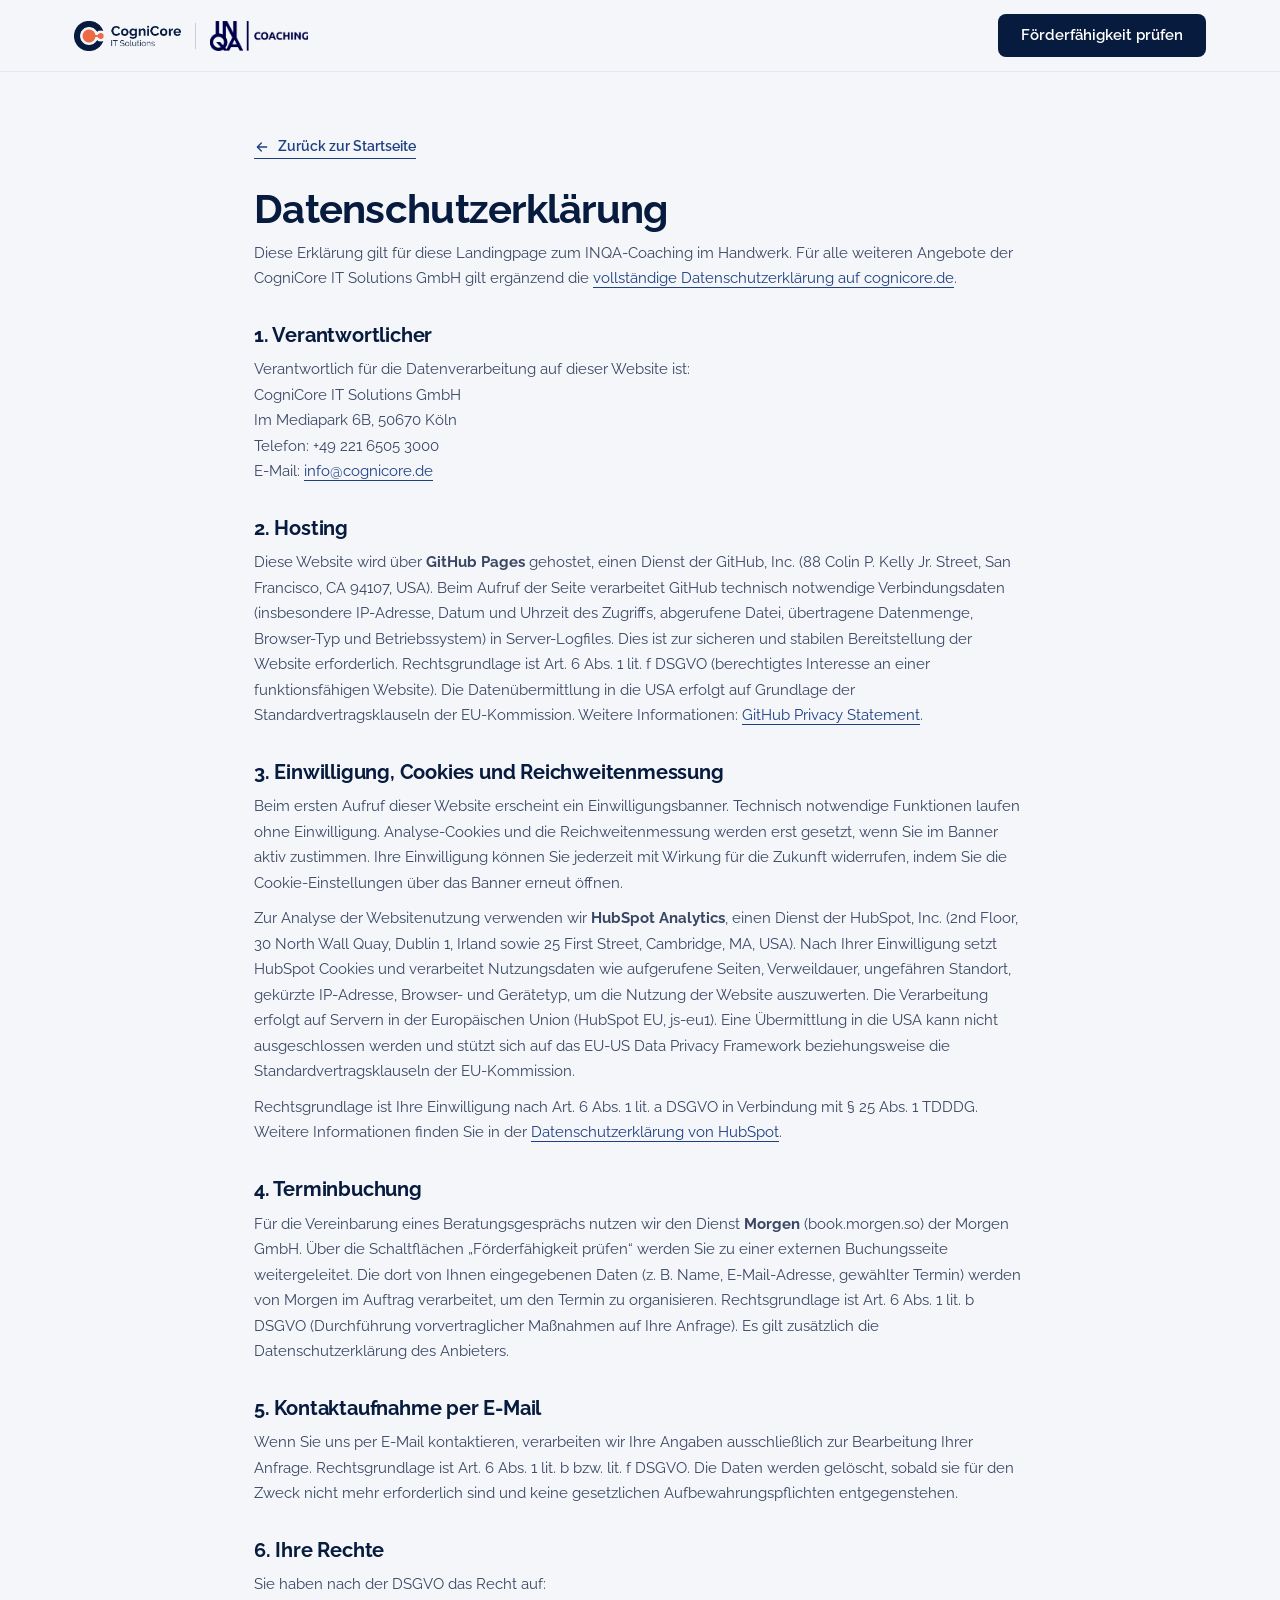
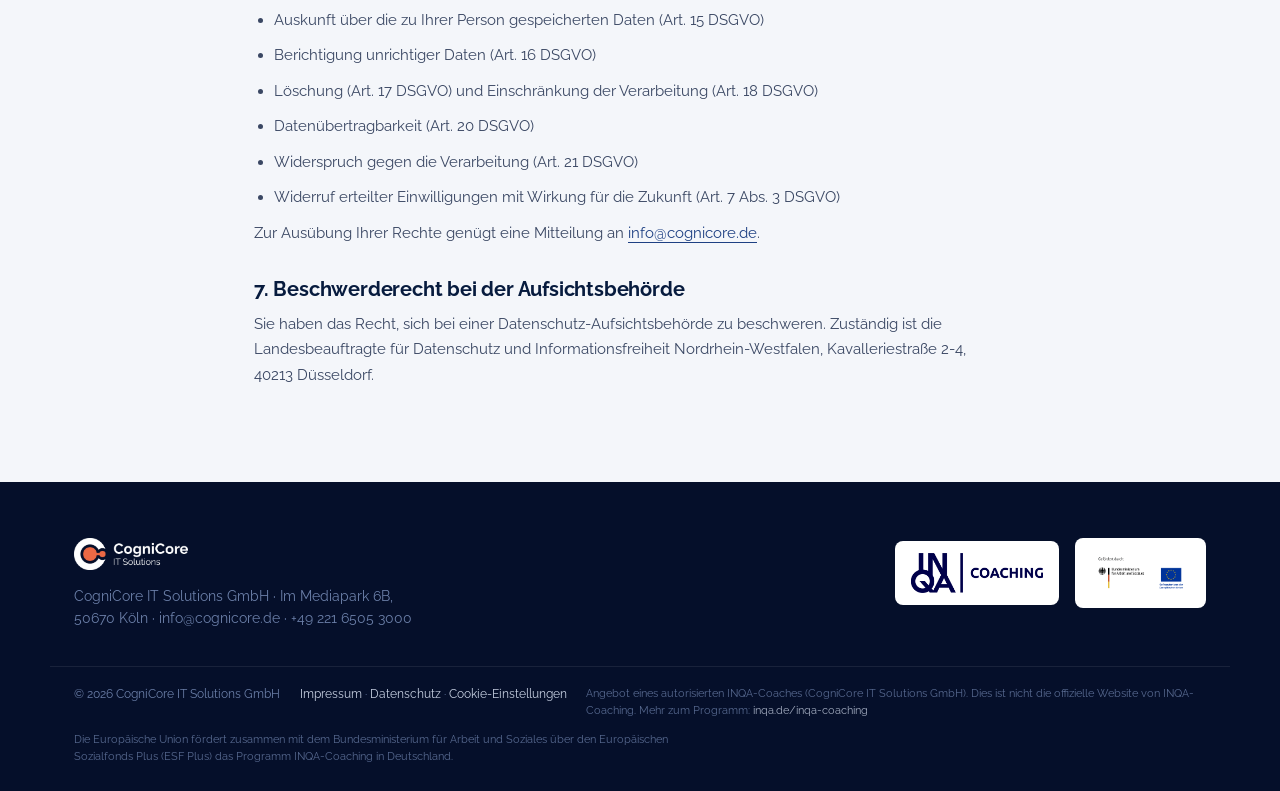
<file: datenschutz.html>
<!DOCTYPE html>
<html lang="de">
<head>
  <meta charset="UTF-8">
  <meta name="viewport" content="width=device-width, initial-scale=1.0">
  <title>Datenschutz | INQA-Coaching im Handwerk · CogniCore</title>
  <meta name="robots" content="noindex">
  <link rel="stylesheet" href="cc-tokens.css">
  <link rel="stylesheet" href="styles.css">
</head>
<body>

<!-- NAV -->
<header class="nav">
  <div class="nav__inner">
    <a class="nav__brand" href="index.html" style="text-decoration:none;border:0;">
      <img class="logo" src="assets/logos/cognicore-logo.png" alt="CogniCore IT Solutions">
      <span class="sep"></span>
      <img class="inqa" src="assets/logos/inqa-coaching-logo.png" alt="INQA Coaching">
    </a>
    <a href="https://book.morgen.so/dominiksiegers/20min" class="btn btn--primary" target="_blank" rel="noopener">Förderfähigkeit prüfen</a>
  </div>
</header>

<main class="section--surface">
  <div class="legal">
    <a href="index.html" class="legal__back">
      <svg style="width:16px;height:16px" viewBox="0 0 24 24" fill="none" stroke="currentColor" stroke-width="2" stroke-linecap="round" stroke-linejoin="round"><path d="M19 12H5M11 6l-6 6 6 6"/></svg>
      Zurück zur Startseite
    </a>
    <h1 style="margin-top:24px;">Datenschutzerklärung</h1>
    <p class="legal__intro">Diese Erklärung gilt für diese Landingpage zum INQA-Coaching im Handwerk. Für alle weiteren Angebote der CogniCore IT Solutions GmbH gilt ergänzend die <a href="https://cognicore.de/datenschutzerklaerung" target="_blank" rel="noopener">vollständige Datenschutzerklärung auf cognicore.de</a>.</p>

    <h2>1. Verantwortlicher</h2>
    <p>Verantwortlich für die Datenverarbeitung auf dieser Website ist:<br>
    CogniCore IT Solutions GmbH<br>
    Im Mediapark 6B, 50670 Köln<br>
    Telefon: +49 221 6505 3000<br>
    E-Mail: <a href="mailto:info@cognicore.de">info@cognicore.de</a></p>

    <h2>2. Hosting</h2>
    <p>Diese Website wird über <strong>GitHub Pages</strong> gehostet, einen Dienst der
    GitHub, Inc. (88 Colin P. Kelly Jr. Street, San Francisco, CA 94107, USA). Beim Aufruf
    der Seite verarbeitet GitHub technisch notwendige Verbindungsdaten (insbesondere
    IP-Adresse, Datum und Uhrzeit des Zugriffs, abgerufene Datei, übertragene Datenmenge,
    Browser-Typ und Betriebssystem) in Server-Logfiles. Dies ist zur sicheren und stabilen
    Bereitstellung der Website erforderlich. Rechtsgrundlage ist Art. 6 Abs. 1 lit. f DSGVO
    (berechtigtes Interesse an einer funktionsfähigen Website). Die Datenübermittlung in die
    USA erfolgt auf Grundlage der Standardvertragsklauseln der EU-Kommission. Weitere
    Informationen: <a href="https://docs.github.com/en/site-policy/privacy-policies/github-general-privacy-statement" target="_blank" rel="noopener">GitHub Privacy Statement</a>.</p>

    <h2>3. Einwilligung, Cookies und Reichweitenmessung</h2>
    <p>Beim ersten Aufruf dieser Website erscheint ein Einwilligungsbanner. Technisch notwendige
    Funktionen laufen ohne Einwilligung. Analyse-Cookies und die Reichweitenmessung werden erst
    gesetzt, wenn Sie im Banner aktiv zustimmen. Ihre Einwilligung können Sie jederzeit mit Wirkung
    für die Zukunft widerrufen, indem Sie die Cookie-Einstellungen über das Banner erneut öffnen.</p>
    <p>Zur Analyse der Websitenutzung verwenden wir <strong>HubSpot Analytics</strong>, einen Dienst
    der HubSpot, Inc. (2nd Floor, 30 North Wall Quay, Dublin 1, Irland sowie 25 First Street,
    Cambridge, MA, USA). Nach Ihrer Einwilligung setzt HubSpot Cookies und verarbeitet Nutzungsdaten
    wie aufgerufene Seiten, Verweildauer, ungefähren Standort, gekürzte IP-Adresse, Browser- und
    Gerätetyp, um die Nutzung der Website auszuwerten. Die Verarbeitung erfolgt auf Servern in der
    Europäischen Union (HubSpot EU, js-eu1). Eine Übermittlung in die USA kann nicht ausgeschlossen
    werden und stützt sich auf das EU-US Data Privacy Framework beziehungsweise die
    Standardvertragsklauseln der EU-Kommission.</p>
    <p>Rechtsgrundlage ist Ihre Einwilligung nach Art. 6 Abs. 1 lit. a DSGVO in Verbindung mit
    § 25 Abs. 1 TDDDG. Weitere Informationen finden Sie in der
    <a href="https://legal.hubspot.com/de/privacy-policy" target="_blank" rel="noopener">Datenschutzerklärung von HubSpot</a>.</p>

    <h2>4. Terminbuchung</h2>
    <p>Für die Vereinbarung eines Beratungsgesprächs nutzen wir den Dienst
    <strong>Morgen</strong> (book.morgen.so) der Morgen GmbH. Über die Schaltflächen
    „Förderfähigkeit prüfen“ werden Sie zu einer externen Buchungsseite weitergeleitet. Die
    dort von Ihnen eingegebenen Daten (z. B. Name, E-Mail-Adresse, gewählter Termin)
    werden von Morgen im Auftrag verarbeitet, um den Termin zu organisieren.
    Rechtsgrundlage ist Art. 6 Abs. 1 lit. b DSGVO (Durchführung vorvertraglicher
    Maßnahmen auf Ihre Anfrage). Es gilt zusätzlich die Datenschutzerklärung des Anbieters.</p>

    <h2>5. Kontaktaufnahme per E-Mail</h2>
    <p>Wenn Sie uns per E-Mail kontaktieren, verarbeiten wir Ihre Angaben ausschließlich
    zur Bearbeitung Ihrer Anfrage. Rechtsgrundlage ist Art. 6 Abs. 1 lit. b bzw. lit. f
    DSGVO. Die Daten werden gelöscht, sobald sie für den Zweck nicht mehr erforderlich
    sind und keine gesetzlichen Aufbewahrungspflichten entgegenstehen.</p>

    <h2>6. Ihre Rechte</h2>
    <p>Sie haben nach der DSGVO das Recht auf:</p>
    <ul>
      <li>Auskunft über die zu Ihrer Person gespeicherten Daten (Art. 15 DSGVO)</li>
      <li>Berichtigung unrichtiger Daten (Art. 16 DSGVO)</li>
      <li>Löschung (Art. 17 DSGVO) und Einschränkung der Verarbeitung (Art. 18 DSGVO)</li>
      <li>Datenübertragbarkeit (Art. 20 DSGVO)</li>
      <li>Widerspruch gegen die Verarbeitung (Art. 21 DSGVO)</li>
      <li>Widerruf erteilter Einwilligungen mit Wirkung für die Zukunft (Art. 7 Abs. 3 DSGVO)</li>
    </ul>
    <p>Zur Ausübung Ihrer Rechte genügt eine Mitteilung an
    <a href="mailto:info@cognicore.de">info@cognicore.de</a>.</p>

    <h2>7. Beschwerderecht bei der Aufsichtsbehörde</h2>
    <p>Sie haben das Recht, sich bei einer Datenschutz-Aufsichtsbehörde zu beschweren.
    Zuständig ist die Landesbeauftragte für Datenschutz und Informationsfreiheit
    Nordrhein-Westfalen, Kavalleriestraße 2-4, 40213 Düsseldorf.</p>
  </div>
</main>

<!-- FOOTER -->
<footer class="foot">
  <div class="wrap">
    <div class="foot__inner">
      <div class="foot__brand">
        <img src="assets/logos/cognicore-logo-white.png" alt="CogniCore IT Solutions">
        <p>CogniCore IT Solutions GmbH · Im Mediapark 6B, 50670 Köln · <a href="mailto:info@cognicore.de" style="color:inherit;border:0;">info@cognicore.de</a> · +49 221 6505 3000</p>
      </div>
      <div class="foot__logos">
        <a class="foot__chip" href="https://www.inqa.de/inqa-coaching" target="_blank" rel="noopener" style="border-bottom:0" title="Zum offiziellen INQA-Coaching-Programm"><img src="assets/logos/inqa-coaching-logo.png" alt="INQA Coaching"></a>
        <div class="foot__chip foot__chip--bmas"><img src="assets/logos/bmas-foerderlogo.png" alt="Gefördert durch das Bundesministerium für Arbeit und Soziales, kofinanziert von der Europäischen Union"></div>
      </div>
    </div>
  </div>
  <div class="foot__legal">
    <span>© 2026 CogniCore IT Solutions GmbH</span>
    <span><a href="impressum.html">Impressum</a> · <a href="datenschutz.html">Datenschutz</a> · <button type="button" class="cookie-link" onclick="window._hsp=window._hsp||[];window._hsp.push(['showBanner']);">Cookie-Einstellungen</button></span>
    <span class="sub">Angebot eines autorisierten INQA-Coaches (CogniCore IT Solutions GmbH). Dies ist nicht die offizielle Website von INQA-Coaching. Mehr zum Programm: <a href="https://www.inqa.de/inqa-coaching" target="_blank" rel="noopener">inqa.de/inqa-coaching</a></span>
    <span class="sub">Die Europäische Union fördert zusammen mit dem Bundesministerium für Arbeit und Soziales über den Europäischen Sozialfonds Plus (ESF Plus) das Programm INQA-Coaching in Deutschland.</span>
  </div>
</footer>

<!-- Start of HubSpot Embed Code -->
<script type="text/javascript" id="hs-script-loader" async defer src="//js-eu1.hs-scripts.com/144804770.js"></script>
<!-- End of HubSpot Embed Code -->

</body>
</html>
</file>
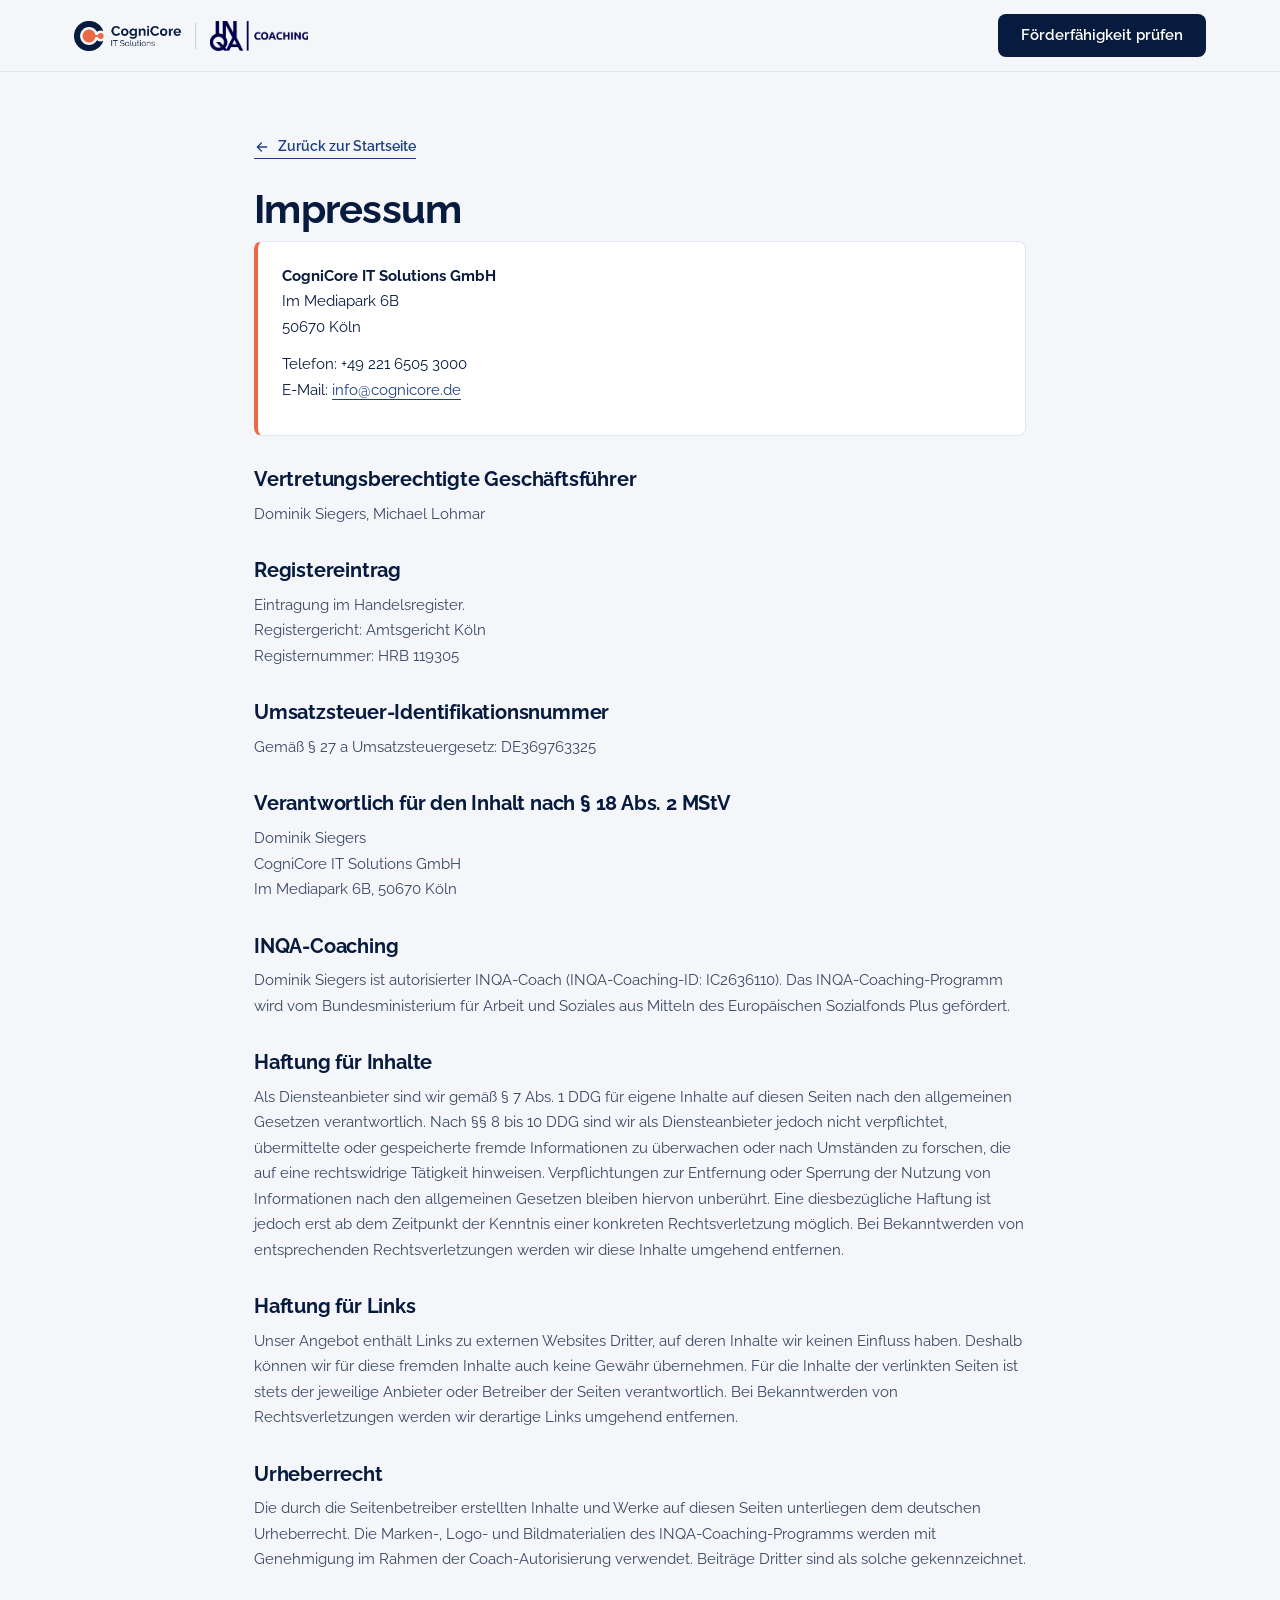
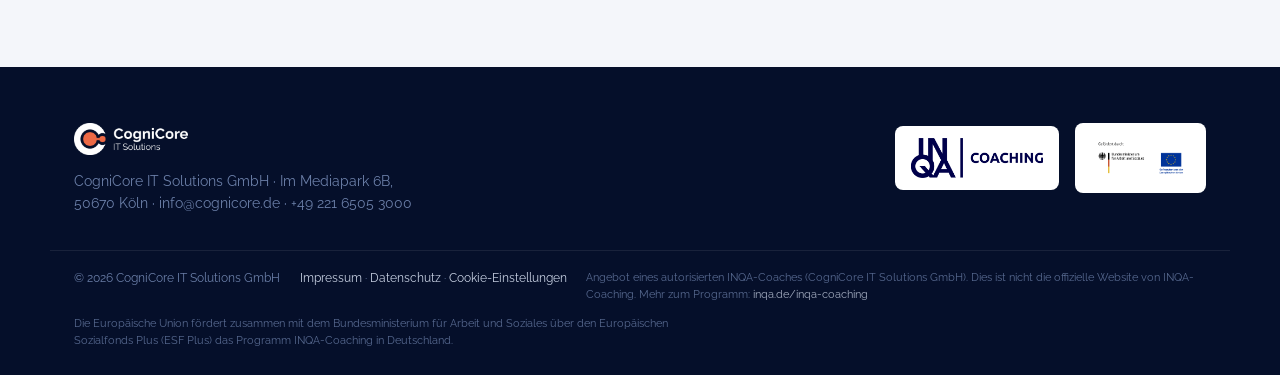
<file: impressum.html>
<!DOCTYPE html>
<html lang="de">
<head>
  <meta charset="UTF-8">
  <meta name="viewport" content="width=device-width, initial-scale=1.0">
  <title>Impressum | INQA-Coaching im Handwerk · CogniCore</title>
  <meta name="robots" content="noindex">
  <link rel="stylesheet" href="cc-tokens.css">
  <link rel="stylesheet" href="styles.css">
</head>
<body>

<!-- NAV -->
<header class="nav">
  <div class="nav__inner">
    <a class="nav__brand" href="index.html" style="text-decoration:none;border:0;">
      <img class="logo" src="assets/logos/cognicore-logo.png" alt="CogniCore IT Solutions">
      <span class="sep"></span>
      <img class="inqa" src="assets/logos/inqa-coaching-logo.png" alt="INQA Coaching">
    </a>
    <a href="https://book.morgen.so/dominiksiegers/20min" class="btn btn--primary" target="_blank" rel="noopener">Förderfähigkeit prüfen</a>
  </div>
</header>

<main class="section--surface">
  <div class="legal">
    <a href="index.html" class="legal__back">
      <svg style="width:16px;height:16px" viewBox="0 0 24 24" fill="none" stroke="currentColor" stroke-width="2" stroke-linecap="round" stroke-linejoin="round"><path d="M19 12H5M11 6l-6 6 6 6"/></svg>
      Zurück zur Startseite
    </a>
    <h1 style="margin-top:24px;">Impressum</h1>

    <div class="meta">
      <p><strong>CogniCore IT Solutions GmbH</strong><br>
      Im Mediapark 6B<br>
      50670 Köln</p>
      <p style="margin-top:12px;">
      Telefon: +49 221 6505 3000<br>
      E-Mail: <a href="mailto:info@cognicore.de">info@cognicore.de</a></p>
    </div>

    <h2>Vertretungsberechtigte Geschäftsführer</h2>
    <p>Dominik Siegers, Michael Lohmar</p>

    <h2>Registereintrag</h2>
    <p>Eintragung im Handelsregister.<br>
    Registergericht: Amtsgericht Köln<br>
    Registernummer: HRB 119305</p>

    <h2>Umsatzsteuer-Identifikationsnummer</h2>
    <p>Gemäß § 27 a Umsatzsteuergesetz: DE369763325</p>

    <h2>Verantwortlich für den Inhalt nach § 18 Abs. 2 MStV</h2>
    <p>Dominik Siegers<br>
    CogniCore IT Solutions GmbH<br>
    Im Mediapark 6B, 50670 Köln</p>

    <h2>INQA-Coaching</h2>
    <p>Dominik Siegers ist autorisierter INQA-Coach (INQA-Coaching-ID: IC2636110).
    Das INQA-Coaching-Programm wird vom Bundesministerium für Arbeit und Soziales
    aus Mitteln des Europäischen Sozialfonds Plus gefördert.</p>

    <h2>Haftung für Inhalte</h2>
    <p>Als Diensteanbieter sind wir gemäß § 7 Abs. 1 DDG für eigene Inhalte auf diesen
    Seiten nach den allgemeinen Gesetzen verantwortlich. Nach §§ 8 bis 10 DDG sind wir
    als Diensteanbieter jedoch nicht verpflichtet, übermittelte oder gespeicherte fremde
    Informationen zu überwachen oder nach Umständen zu forschen, die auf eine rechtswidrige
    Tätigkeit hinweisen. Verpflichtungen zur Entfernung oder Sperrung der Nutzung von
    Informationen nach den allgemeinen Gesetzen bleiben hiervon unberührt. Eine
    diesbezügliche Haftung ist jedoch erst ab dem Zeitpunkt der Kenntnis einer konkreten
    Rechtsverletzung möglich. Bei Bekanntwerden von entsprechenden Rechtsverletzungen werden
    wir diese Inhalte umgehend entfernen.</p>

    <h2>Haftung für Links</h2>
    <p>Unser Angebot enthält Links zu externen Websites Dritter, auf deren Inhalte wir
    keinen Einfluss haben. Deshalb können wir für diese fremden Inhalte auch keine Gewähr
    übernehmen. Für die Inhalte der verlinkten Seiten ist stets der jeweilige Anbieter oder
    Betreiber der Seiten verantwortlich. Bei Bekanntwerden von Rechtsverletzungen werden wir
    derartige Links umgehend entfernen.</p>

    <h2>Urheberrecht</h2>
    <p>Die durch die Seitenbetreiber erstellten Inhalte und Werke auf diesen Seiten
    unterliegen dem deutschen Urheberrecht. Die Marken-, Logo- und Bildmaterialien des
    INQA-Coaching-Programms werden mit Genehmigung im Rahmen der Coach-Autorisierung
    verwendet. Beiträge Dritter sind als solche gekennzeichnet.</p>
  </div>
</main>

<!-- FOOTER -->
<footer class="foot">
  <div class="wrap">
    <div class="foot__inner">
      <div class="foot__brand">
        <img src="assets/logos/cognicore-logo-white.png" alt="CogniCore IT Solutions">
        <p>CogniCore IT Solutions GmbH · Im Mediapark 6B, 50670 Köln · <a href="mailto:info@cognicore.de" style="color:inherit;border:0;">info@cognicore.de</a> · +49 221 6505 3000</p>
      </div>
      <div class="foot__logos">
        <a class="foot__chip" href="https://www.inqa.de/inqa-coaching" target="_blank" rel="noopener" style="border-bottom:0" title="Zum offiziellen INQA-Coaching-Programm"><img src="assets/logos/inqa-coaching-logo.png" alt="INQA Coaching"></a>
        <div class="foot__chip foot__chip--bmas"><img src="assets/logos/bmas-foerderlogo.png" alt="Gefördert durch das Bundesministerium für Arbeit und Soziales, kofinanziert von der Europäischen Union"></div>
      </div>
    </div>
  </div>
  <div class="foot__legal">
    <span>© 2026 CogniCore IT Solutions GmbH</span>
    <span><a href="impressum.html">Impressum</a> · <a href="datenschutz.html">Datenschutz</a> · <button type="button" class="cookie-link" onclick="window._hsp=window._hsp||[];window._hsp.push(['showBanner']);">Cookie-Einstellungen</button></span>
    <span class="sub">Angebot eines autorisierten INQA-Coaches (CogniCore IT Solutions GmbH). Dies ist nicht die offizielle Website von INQA-Coaching. Mehr zum Programm: <a href="https://www.inqa.de/inqa-coaching" target="_blank" rel="noopener">inqa.de/inqa-coaching</a></span>
    <span class="sub">Die Europäische Union fördert zusammen mit dem Bundesministerium für Arbeit und Soziales über den Europäischen Sozialfonds Plus (ESF Plus) das Programm INQA-Coaching in Deutschland.</span>
  </div>
</footer>

<!-- Start of HubSpot Embed Code -->
<script type="text/javascript" id="hs-script-loader" async defer src="//js-eu1.hs-scripts.com/144804770.js"></script>
<!-- End of HubSpot Embed Code -->

</body>
</html>
</file>
<file: cc-tokens.css>
/* =========================================================
   CogniCore IT Solutions — Design Tokens
   Source: CCIT Corporate Design (2024) + brand notes
   ========================================================= */

/* Brand font — Raleway (variable, supplied by client). */
@font-face {
  font-family: 'Raleway';
  src: url('assets/fonts/raleway.woff2') format('woff2');
  font-weight: 100 900;
  font-style: normal;
  font-display: swap;
}

:root {
  /* ---------- Brand colors (from Corporate Guide) ---------- */
  --cc-blue:        #071B3E; /* "Blau"   — primary, dominant */
  --cc-blue-deep:   #050F2A; /* darker shade for layering */
  --cc-blue-700:    #0E2A5C;
  --cc-blue-500:    #1E4083;
  --cc-blue-300:    #6B7FA8;
  --cc-blue-100:    #C7D0E2;

  --cc-orange:      #EC6945; /* "Orange" — accent, highlights only */
  --cc-orange-600:  #D9542F;
  --cc-orange-300:  #F4A287;
  --cc-orange-100:  #FBDDD0;

  --cc-beige:       #F9EBD9; /* "Beige"  — soft surface accents */
  --cc-beige-200:   #FCF4E9;

  --cc-green:       #4A7B52; /* "Grün"   — success / secondary tag */
  --cc-green-200:   #B7CDB9;

  /* ---------- Neutrals ---------- */
  --cc-bg:          #F4F6FA; /* Background light (per brief) */
  --cc-bg-soft:     #FFFFFF;
  --cc-surface:     #FFFFFF;
  --cc-surface-2:   #F4F6FA;
  --cc-line:        #E2E6EF;
  --cc-line-strong: #C8CFDC;

  --cc-fg-1:        #071B3E;  /* primary text = navy */
  --cc-fg-2:        #3A4763;  /* secondary text */
  --cc-fg-3:        #6B7587;  /* tertiary / meta */
  --cc-fg-on-blue:  #FFFFFF;
  --cc-fg-on-blue-2:#C7D0E2;

  /* ---------- Semantic ---------- */
  --cc-success:     var(--cc-green);
  --cc-warning:     #C77A1F;
  --cc-danger:      #B23A2A;
  --cc-info:        var(--cc-blue-500);
  --cc-focus-ring:  rgba(236,105,69,.45);

  /* ---------- Type ---------- */
  /* Brand book lists Raleway (Bold, Regular). User brief says
     Calibri for office/long-form. Web defaults to Raleway with
     Calibri fallback, then system. */
  --cc-font-display: 'Raleway', 'Calibri', system-ui, -apple-system, 'Segoe UI', sans-serif;
  --cc-font-body:    'Raleway', 'Calibri', system-ui, -apple-system, 'Segoe UI', sans-serif;
  --cc-font-mono:    ui-monospace, 'JetBrains Mono', 'SF Mono', Menlo, Consolas, monospace;

  /* Office / document mode (Calibri only) */
  --cc-font-office:  'Calibri', 'Carlito', system-ui, sans-serif;

  /* Type scale — geared to 16px root */
  --cc-fs-display: 56px;  --cc-lh-display: 1.05;  --cc-tr-display: -0.02em;
  --cc-fs-h1:      40px;  --cc-lh-h1:      1.10;  --cc-tr-h1:      -0.015em;
  --cc-fs-h2:      30px;  --cc-lh-h2:      1.18;  --cc-tr-h2:      -0.01em;
  --cc-fs-h3:      22px;  --cc-lh-h3:      1.25;  --cc-tr-h3:       0;
  --cc-fs-h4:      18px;  --cc-lh-h4:      1.30;
  --cc-fs-body:    16px;  --cc-lh-body:    1.55;
  --cc-fs-small:   14px;  --cc-lh-small:   1.50;
  --cc-fs-meta:    12px;  --cc-lh-meta:    1.40;
  --cc-tracking-eyebrow: 0.12em;

  /* Weights */
  --cc-w-light:    300;
  --cc-w-regular:  400;
  --cc-w-medium:   500;
  --cc-w-semi:     600;
  --cc-w-bold:     700;

  /* ---------- Spacing (4px base) ---------- */
  --cc-s-1:  4px;
  --cc-s-2:  8px;
  --cc-s-3:  12px;
  --cc-s-4:  16px;
  --cc-s-5:  20px;
  --cc-s-6:  24px;
  --cc-s-8:  32px;
  --cc-s-10: 40px;
  --cc-s-12: 48px;
  --cc-s-16: 64px;
  --cc-s-20: 80px;

  /* ---------- Radii ---------- */
  --cc-r-xs: 2px;
  --cc-r-sm: 4px;
  --cc-r-md: 8px;
  --cc-r-lg: 12px;
  --cc-r-xl: 20px;
  --cc-r-pill: 999px;

  /* ---------- Borders ---------- */
  --cc-border:        1px solid var(--cc-line);
  --cc-border-strong: 1px solid var(--cc-line-strong);
  --cc-border-blue:   1px solid var(--cc-blue);

  /* ---------- Shadows (restrained, navy-tinted) ---------- */
  --cc-shadow-1: 0 1px 2px rgba(7,27,62,.06), 0 1px 1px rgba(7,27,62,.04);
  --cc-shadow-2: 0 4px 14px rgba(7,27,62,.08);
  --cc-shadow-3: 0 12px 32px rgba(7,27,62,.12);
  --cc-shadow-inset: inset 0 0 0 1px rgba(7,27,62,.06);

  /* ---------- Motion ---------- */
  --cc-ease-out:  cubic-bezier(.2,.7,.2,1);
  --cc-ease-in-out: cubic-bezier(.4,0,.2,1);
  --cc-dur-fast: 120ms;
  --cc-dur-base: 200ms;
  --cc-dur-slow: 360ms;
}

/* =========================================================
   Semantic element styles — drop-in for prototypes
   ========================================================= */

html, body {
  background: var(--cc-bg);
  color: var(--cc-fg-1);
  font-family: var(--cc-font-body);
  font-size: var(--cc-fs-body);
  line-height: var(--cc-lh-body);
  font-weight: var(--cc-w-regular);
  -webkit-font-smoothing: antialiased;
  text-rendering: optimizeLegibility;
}

.cc-display, h1.cc-display {
  font-family: var(--cc-font-display);
  font-size: var(--cc-fs-display);
  line-height: var(--cc-lh-display);
  letter-spacing: var(--cc-tr-display);
  font-weight: var(--cc-w-bold);
  color: var(--cc-fg-1);
}

h1, .cc-h1 {
  font-family: var(--cc-font-display);
  font-size: var(--cc-fs-h1);
  line-height: var(--cc-lh-h1);
  letter-spacing: var(--cc-tr-h1);
  font-weight: var(--cc-w-bold);
  color: var(--cc-fg-1);
  margin: 0 0 var(--cc-s-4);
}

h2, .cc-h2 {
  font-family: var(--cc-font-display);
  font-size: var(--cc-fs-h2);
  line-height: var(--cc-lh-h2);
  letter-spacing: var(--cc-tr-h2);
  font-weight: var(--cc-w-bold);
  color: var(--cc-fg-1);
  margin: 0 0 var(--cc-s-3);
}

h3, .cc-h3 {
  font-family: var(--cc-font-display);
  font-size: var(--cc-fs-h3);
  line-height: var(--cc-lh-h3);
  font-weight: var(--cc-w-semi);
  color: var(--cc-fg-1);
  margin: 0 0 var(--cc-s-2);
}

h4, .cc-h4 {
  font-size: var(--cc-fs-h4);
  line-height: var(--cc-lh-h4);
  font-weight: var(--cc-w-semi);
  color: var(--cc-fg-1);
  margin: 0 0 var(--cc-s-2);
}

p, .cc-p {
  font-size: var(--cc-fs-body);
  line-height: var(--cc-lh-body);
  color: var(--cc-fg-2);
  margin: 0 0 var(--cc-s-3);
  text-wrap: pretty;
}

small, .cc-small {
  font-size: var(--cc-fs-small);
  line-height: var(--cc-lh-small);
  color: var(--cc-fg-3);
}

.cc-eyebrow {
  font-size: var(--cc-fs-meta);
  letter-spacing: var(--cc-tracking-eyebrow);
  text-transform: uppercase;
  font-weight: var(--cc-w-semi);
  color: var(--cc-orange);
}

code, kbd, pre, .cc-mono {
  font-family: var(--cc-font-mono);
  font-size: 0.92em;
}

a, .cc-link {
  color: var(--cc-blue-500);
  text-decoration: none;
  border-bottom: 1px solid currentColor;
  transition: color var(--cc-dur-fast) var(--cc-ease-out);
}
a:hover, .cc-link:hover { color: var(--cc-orange); }

::selection { background: var(--cc-orange); color: #fff; }
</file>
<file: styles.css>
/* =========================================================
   INQA-Coaching Handwerk — CogniCore brand world
   Builds on cc-tokens.css
   ========================================================= */

* { box-sizing: border-box; }
body { margin: 0; background: var(--cc-bg); color: var(--cc-fg-1); }
img { max-width: 100%; display: block; }
.wrap { max-width: 1180px; margin: 0 auto; padding: 0 24px; }

/* ---------- Buttons ---------- */
.btn {
  display: inline-flex; align-items: center; justify-content: center; gap: 8px;
  padding: 13px 22px; border-radius: var(--cc-r-md);
  font-family: var(--cc-font-display); font-weight: 600; font-size: 15px; line-height: 1;
  border: 1px solid transparent; cursor: pointer; text-decoration: none;
  transition: background var(--cc-dur-fast) var(--cc-ease-out),
              border-color var(--cc-dur-fast) var(--cc-ease-out),
              transform var(--cc-dur-fast) var(--cc-ease-out);
}
.btn:active { transform: translateY(1px); }
/* halte die Button-Schrift weiß, auch gegen die globale a:hover-Regel des Design-Systems */
.btn--primary, .btn--accent, .btn--ghost-light,
.btn--primary:hover, .btn--accent:hover, .btn--ghost-light:hover { color: #fff; }
.btn--primary { background: var(--cc-blue); }
.btn--primary:hover { background: var(--cc-blue-700); }
.btn--accent { background: var(--cc-orange); }
.btn--accent:hover { background: var(--cc-orange-600); }
.btn--ghost-light { background: transparent; border-color: rgba(255,255,255,.45); }
.btn--ghost-light:hover { border-color: #fff; background: rgba(255,255,255,.06); }
.btn .ico { width: 18px; height: 18px; }

/* ---------- Eyebrow ---------- */
.eyebrow {
  font-size: var(--cc-fs-meta); letter-spacing: var(--cc-tracking-eyebrow);
  text-transform: uppercase; font-weight: var(--cc-w-semi); color: var(--cc-orange);
  margin: 0 0 12px; display: block;
}

/* ---------- Nav ---------- */
.nav {
  position: sticky; top: 0; z-index: 30;
  background: rgba(244,246,250,.85); backdrop-filter: blur(10px);
  border-bottom: 1px solid var(--cc-line);
}
.nav__inner { display: flex; align-items: center; justify-content: space-between; padding: 14px 24px; max-width: 1180px; margin: 0 auto; }
.nav__brand { display: flex; align-items: center; gap: 14px; }
.nav__brand img.logo { height: 30px; }
.nav__brand .sep { width: 1px; height: 26px; background: var(--cc-line-strong); }
.nav__brand img.inqa { height: 30px; }

/* ---------- Hero ---------- */
.hero { position: relative; background: var(--cc-blue); color: #fff; overflow: hidden; }
.hero__bg { position: absolute; inset: 0; pointer-events: none; opacity: .06; }
.hero__bg img { position: absolute; right: -180px; bottom: -220px; width: 760px; max-width: none; }
.hero__inner {
  position: relative; max-width: 1180px; margin: 0 auto; padding: 84px 24px 92px;
  display: grid; grid-template-columns: 1.3fr 1fr; gap: 56px; align-items: center;
}
.hero h1 { color: #fff; font-size: 60px; line-height: 1.04; letter-spacing: -.022em; font-weight: 700; margin: 0 0 20px; }
.hero h1 em { font-style: normal; color: var(--cc-orange); }
.hero__lede { font-size: 19px; line-height: 1.55; color: var(--cc-fg-on-blue-2); max-width: 560px; margin: 0 0 30px; }
.hero__actions { display: flex; gap: 12px; flex-wrap: wrap; }

/* Hero carousel panel */
.hero__panel { background: #fff; border-radius: var(--cc-r-lg); box-shadow: var(--cc-shadow-3); padding: 16px; }
.carousel { position: relative; user-select: none; }
.carousel__track { overflow: hidden; border-radius: var(--cc-r-md); }
.carousel__track img { width: 100%; display: none; }
.carousel__track img.active { display: block; }
.carousel__btn {
  position: absolute; top: 50%; transform: translateY(-50%); width: 38px; height: 38px;
  border-radius: 999px; background: #fff; border: 1px solid var(--cc-line); cursor: pointer;
  box-shadow: var(--cc-shadow-2); display: flex; align-items: center; justify-content: center;
  color: var(--cc-blue); z-index: 5; transition: border-color var(--cc-dur-fast);
}
.carousel__btn:hover { border-color: var(--cc-blue); }
.carousel__btn .ico { width: 20px; height: 20px; }
.carousel__prev { left: -14px; } .carousel__next { right: -14px; }
.carousel__dots { display: flex; justify-content: center; gap: 7px; margin-top: 14px; }
.carousel__dots span { width: 8px; height: 8px; border-radius: 999px; background: var(--cc-line-strong); cursor: pointer; transition: background var(--cc-dur-fast); }
.carousel__dots span.active { background: var(--cc-orange); }

/* ---------- Section ---------- */
.section { padding: 88px 0; }
.section--surface { background: var(--cc-bg); }
.section--white { background: var(--cc-surface); }
.section__head { max-width: 760px; margin: 0 0 44px; }
.section__head h2 { font-size: 40px; line-height: 1.1; letter-spacing: -.018em; font-weight: 700; color: var(--cc-blue); margin: 0 0 12px; }
.section__head p { color: var(--cc-fg-2); font-size: 17px; line-height: 1.55; margin: 0; }
.rule { height: 1px; background: var(--cc-line); border: 0; margin: 0 0 44px; max-width: 760px; }

/* ---------- Cards ---------- */
.grid { display: grid; gap: 20px; }
.grid--2 { grid-template-columns: repeat(2, 1fr); }
.grid--4 { grid-template-columns: repeat(4, 1fr); }
.card {
  background: #fff; border: 1px solid var(--cc-line); border-radius: var(--cc-r-lg);
  padding: 26px; display: flex; flex-direction: column; gap: 12px;
  transition: box-shadow var(--cc-dur-base) var(--cc-ease-out), transform var(--cc-dur-base) var(--cc-ease-out);
}
.card:hover { box-shadow: var(--cc-shadow-2); transform: translateY(-2px); }
.card__ico { width: 44px; height: 44px; border-radius: var(--cc-r-md); background: var(--cc-blue); color: #fff; display: flex; align-items: center; justify-content: center; }
.card__ico .ico { width: 22px; height: 22px; }
.card h3 { margin: 4px 0 0; font-size: 20px; font-weight: 700; color: var(--cc-blue); }
.card p { color: var(--cc-fg-2); margin: 0; font-size: 15px; line-height: 1.55; }

/* ---------- Funding stats band (navy) ---------- */
.stats { background: var(--cc-blue); color: #fff; position: relative; overflow: hidden; }
.stats__bg { position: absolute; inset: 0; opacity: .07; pointer-events: none; }
.stats__bg img { position: absolute; right: -140px; top: -160px; width: 540px; max-width: none; }
.stats__inner { position: relative; max-width: 1180px; margin: 0 auto; padding: 80px 24px; }
.stats__head { max-width: 740px; margin-bottom: 40px; }
.stats__head h2 { color: #fff; font-size: 36px; line-height: 1.12; letter-spacing: -.015em; font-weight: 700; margin: 0; }
.stats__grid { display: grid; grid-template-columns: repeat(3, 1fr); border-top: 1px solid rgba(255,255,255,.18); padding-top: 28px; gap: 0; }
.stat { padding: 0 28px; border-right: 1px solid rgba(255,255,255,.18); }
.stat:first-child { padding-left: 0; } .stat:last-child { border-right: none; padding-right: 0; }
.stat__num { font-family: var(--cc-font-display); font-weight: 700; font-size: 68px; line-height: .95; letter-spacing: -.025em; color: #fff; }
.stat__num em { font-style: normal; font-size: 32px; color: var(--cc-orange); vertical-align: super; }
.stat__num .accent { color: var(--cc-orange); }
.stat__label { font-family: var(--cc-font-display); font-weight: 600; font-size: 14px; color: var(--cc-fg-on-blue-2); margin-top: 10px; line-height: 1.4; }

/* ---------- Process strip ---------- */
.process { display: grid; grid-template-columns: repeat(3, 1fr); gap: 24px; position: relative; padding-top: 8px; }
.process__line { position: absolute; left: 30px; right: 30px; top: 30px; height: 2px; background: linear-gradient(90deg, var(--cc-blue) 0%, var(--cc-orange) 70%, var(--cc-line-strong) 100%); z-index: 0; }
.process__step { position: relative; z-index: 1; display: flex; flex-direction: column; gap: 10px; }
.process__dot { width: 60px; height: 60px; border-radius: 999px; background: #fff; border: 2px solid var(--cc-blue); display: flex; align-items: center; justify-content: center; font-family: var(--cc-font-display); font-weight: 700; font-size: 20px; color: var(--cc-blue); }
.process__step.is-active .process__dot { background: var(--cc-orange); border-color: var(--cc-orange); color: #fff; }
.process__days { font-family: var(--cc-font-display); font-size: 11px; letter-spacing: .14em; text-transform: uppercase; font-weight: 600; color: var(--cc-fg-3); }
.process__step h3 { margin: 0; font-size: 18px; color: var(--cc-blue); font-weight: 700; }
.process__step p { margin: 0; color: var(--cc-fg-2); font-size: 14px; line-height: 1.5; }

/* ---------- About (beige) ---------- */
.section--beige { background: var(--cc-beige); }
.about { display: grid; grid-template-columns: 280px 1fr; gap: 48px; align-items: start; }
.about__card { background: var(--cc-blue); color: #fff; border-radius: var(--cc-r-lg); padding: 28px; }
.about__avatar { width: 64px; height: 64px; border-radius: 999px; background: var(--cc-orange); color: #fff; font-family: var(--cc-font-display); font-weight: 700; font-size: 22px; display: flex; align-items: center; justify-content: center; margin-bottom: 16px; }
.about__card h3 { color: #fff; font-size: 19px; margin: 0 0 4px; }
.about__card .role { color: var(--cc-fg-on-blue-2); font-size: 14px; margin: 0 0 4px; }
.about__card .org { color: #6B7FA8; font-size: 13px; margin: 8px 0 0; }
.about__card .id { margin-top: 16px; padding-top: 12px; border-top: 1px solid rgba(255,255,255,.18); font-size: 12px; letter-spacing: .06em; color: #6B7FA8; }
.about__text h2 { font-size: 34px; line-height: 1.12; letter-spacing: -.015em; color: var(--cc-blue); margin: 0 0 16px; }
.about__text p { color: var(--cc-fg-2); font-size: 16px; line-height: 1.6; margin: 0 0 12px; }
.tags { display: flex; flex-wrap: wrap; gap: 8px; margin-top: 18px; }
.tag { display: inline-flex; align-items: center; padding: 6px 12px; border-radius: 999px; font-size: 12px; font-weight: 600; font-family: var(--cc-font-display); background: #EEF1F7; color: var(--cc-blue); }
.tag--navy { background: var(--cc-blue); color: #fff; }

/* ---------- CTA band ---------- */
.cta { background: var(--cc-blue); color: #fff; position: relative; overflow: hidden; }
.cta__bg { position: absolute; inset: 0; opacity: .06; pointer-events: none; }
.cta__bg img { position: absolute; right: -120px; bottom: -160px; width: 480px; max-width: none; }
.cta__inner { position: relative; max-width: 760px; margin: 0 auto; padding: 84px 24px; text-align: center; }
.cta h2 { color: #fff; font-size: 40px; line-height: 1.1; letter-spacing: -.018em; font-weight: 700; margin: 0 0 14px; }
.cta h2 em { font-style: normal; color: var(--cc-orange); }
.cta p { color: var(--cc-fg-on-blue-2); font-size: 17px; line-height: 1.55; margin: 0 auto 30px; max-width: 540px; }

/* ---------- Footer ---------- */
.foot { background: var(--cc-blue-deep); color: var(--cc-fg-on-blue-2); padding: 56px 0 26px; }
.foot__inner { display: grid; grid-template-columns: 1.4fr 1fr; gap: 56px; align-items: start; }
.foot__brand img { height: 32px; margin-bottom: 16px; }
.foot__brand p { color: #6B7FA8; font-size: 14px; max-width: 340px; line-height: 1.55; margin: 0; }
.foot__logos { display: flex; align-items: center; gap: 16px; flex-wrap: wrap; justify-content: flex-end; }
.foot__chip { background: #fff; border-radius: var(--cc-r-md); padding: 12px 16px; display: flex; align-items: center; }
.foot__chip img { height: 40px; width: auto; display: block; }
.foot__chip--bmas img { height: 46px; }
.foot__legal { max-width: 1180px; margin: 36px auto 0; padding: 18px 24px 0; border-top: 1px solid rgba(255,255,255,.08); display: flex; justify-content: space-between; flex-wrap: wrap; gap: 12px; font-size: 12px; color: #6B7FA8; }
.foot__legal a { color: var(--cc-fg-on-blue-2); text-decoration: none; border: 0; }
.foot__legal a:hover { color: var(--cc-orange); }
.foot__legal .cookie-link { background: none; border: 0; padding: 0; font: inherit; color: var(--cc-fg-on-blue-2); cursor: pointer; }
.foot__legal .cookie-link:hover { color: var(--cc-orange); }
.foot__legal .sub { font-size: 11px; opacity: .8; max-width: 620px; }

/* ---------- Hero fact panel ---------- */
.factpanel { background: #fff; border-radius: var(--cc-r-lg); box-shadow: var(--cc-shadow-3); padding: 28px; display: flex; flex-direction: column; gap: 6px; }
.factpanel__title { font-family: var(--cc-font-display); font-weight: 700; font-size: 18px; color: var(--cc-blue); margin: 0 0 8px; }
.factpanel__list { list-style: none; padding: 0; margin: 0; }
.factpanel__list li { display: flex; justify-content: space-between; align-items: baseline; gap: 16px; padding: 14px 0; border-top: 1px solid var(--cc-line); }
.factpanel__list li:first-child { border-top: 0; }
.factpanel__list .label { font-family: var(--cc-font-display); font-size: 11px; letter-spacing: .12em; text-transform: uppercase; font-weight: 600; color: var(--cc-fg-3); }
.factpanel__list .value { font-family: var(--cc-font-display); font-weight: 700; font-size: 18px; color: var(--cc-fg-1); text-align: right; }
.factpanel__list .value .accent { color: var(--cc-orange); }
.factpanel__link { margin-top: 10px; font-family: var(--cc-font-display); font-weight: 700; font-size: 14px; color: var(--cc-orange); text-decoration: none; border: 0; display: inline-flex; align-items: center; gap: 6px; }
.factpanel__link:hover { color: var(--cc-orange-600); }

/* ---------- Pillar credential badge ---------- */
.pillar__cred { display: inline-flex; align-items: center; gap: 7px; align-self: flex-start; padding: 5px 11px; border-radius: 999px; background: #EEF1F7; color: var(--cc-fg-2); font-family: var(--cc-font-display); font-weight: 600; font-size: 11px; letter-spacing: .03em; }
.pillar__cred .dot { width: 7px; height: 7px; border-radius: 999px; background: var(--cc-orange); }

/* ---------- Gestaltungsfeld pillars ---------- */
.pillars { display: grid; grid-template-columns: repeat(2, 1fr); gap: 24px; }
.pillar { background: #fff; border: 1px solid var(--cc-line); border-radius: var(--cc-r-lg); padding: 32px; display: flex; flex-direction: column; gap: 14px; }
.pillar__badge { display: inline-flex; align-items: center; gap: 8px; align-self: flex-start; padding: 6px 12px; border-radius: 999px; background: var(--cc-blue); color: #fff; font-family: var(--cc-font-display); font-weight: 600; font-size: 12px; letter-spacing: .04em; }
.pillar__badge .num { color: var(--cc-orange); }
.pillar h3 { margin: 4px 0 0; font-size: 23px; font-weight: 700; color: var(--cc-blue); line-height: 1.2; }
.pillar > p { color: var(--cc-fg-2); font-size: 15px; line-height: 1.55; margin: 0; }
.pillar ul { list-style: none; padding: 0; margin: 6px 0 0; display: flex; flex-direction: column; gap: 12px; }
.pillar li { display: flex; gap: 12px; align-items: flex-start; color: var(--cc-fg-2); font-size: 15px; line-height: 1.5; }
.pillar li .ico { flex-shrink: 0; width: 20px; height: 20px; color: var(--cc-orange); margin-top: 1px; }
.pillar li b { color: var(--cc-fg-1); font-weight: 600; }

/* ---------- Problem → Ansatz ---------- */
.solve { border: 1px solid var(--cc-line); border-radius: var(--cc-r-lg); overflow: hidden; background: #fff; }
.solve__row { display: grid; grid-template-columns: 1fr 1fr; gap: 0; border-top: 1px solid var(--cc-line); }
.solve__row:first-child { border-top: 0; }
.solve__problem, .solve__fix { padding: 20px 24px; display: flex; gap: 12px; align-items: flex-start; font-size: 15px; line-height: 1.5; }
.solve__problem { color: var(--cc-fg-2); background: var(--cc-surface-2); }
.solve__fix { color: var(--cc-fg-1); font-weight: 600; }
.solve__problem .ico { flex-shrink: 0; width: 19px; height: 19px; color: var(--cc-fg-3); margin-top: 1px; }
.solve__fix .ico { flex-shrink: 0; width: 19px; height: 19px; color: var(--cc-orange); margin-top: 1px; }
.solve__head { display: grid; grid-template-columns: 1fr 1fr; }
.solve__head span { padding: 12px 24px; font-family: var(--cc-font-display); font-size: 11px; letter-spacing: .12em; text-transform: uppercase; font-weight: 700; color: var(--cc-fg-3); background: var(--cc-blue); color: #fff; }
.solve__head span:first-child { background: var(--cc-blue-700); }

/* ---------- Result cards ---------- */
.results { display: grid; grid-template-columns: repeat(3, 1fr); gap: 16px; }
.result { background: #fff; border: 1px solid var(--cc-line); border-radius: var(--cc-r-md); padding: 22px; display: flex; gap: 12px; align-items: flex-start; }
.result .ico { flex-shrink: 0; width: 22px; height: 22px; color: var(--cc-green); margin-top: 1px; }
.result p { margin: 0; color: var(--cc-fg-1); font-size: 15px; line-height: 1.45; font-weight: 600; }

/* ---------- Why CogniCore lead-in ---------- */
.why { display: grid; grid-template-columns: 1.1fr 1fr; gap: 48px; align-items: start; }
.why__text p { color: var(--cc-fg-2); font-size: 16px; line-height: 1.65; margin: 0 0 14px; }
.why__list { list-style: none; padding: 0; margin: 0; display: flex; flex-direction: column; gap: 14px; }
.why__list li { display: flex; gap: 12px; align-items: flex-start; color: var(--cc-fg-1); font-size: 15px; font-weight: 600; line-height: 1.45; }
.why__list .ico { flex-shrink: 0; width: 20px; height: 20px; color: var(--cc-orange); margin-top: 1px; }

/* ---------- Eligibility check ---------- */
.eligible { display: grid; grid-template-columns: 1fr 1fr; gap: 48px; align-items: center; }
.eligible__head h2 { font-size: 34px; line-height: 1.12; letter-spacing: -.015em; color: var(--cc-blue); margin: 0 0 14px; }
.eligible__head p { color: var(--cc-fg-2); font-size: 16px; line-height: 1.6; margin: 0 0 20px; }
.eligible__note { font-size: 13px; color: var(--cc-fg-3); line-height: 1.5; }
.checklist { background: #fff; border: 1px solid var(--cc-line); border-radius: var(--cc-r-lg); padding: 28px; display: flex; flex-direction: column; gap: 0; }
.checklist li { list-style: none; display: flex; gap: 14px; align-items: flex-start; padding: 16px 0; border-top: 1px solid var(--cc-line); }
.checklist li:first-child { border-top: 0; padding-top: 0; }
.checklist li:last-child { padding-bottom: 0; }
.checklist .tick { flex-shrink: 0; width: 26px; height: 26px; border-radius: 999px; background: var(--cc-green); color: #fff; display: flex; align-items: center; justify-content: center; }
.checklist .tick .ico { width: 16px; height: 16px; }
.checklist b { color: var(--cc-fg-1); font-weight: 600; font-size: 15px; }
.checklist span { display: block; color: var(--cc-fg-3); font-size: 13px; margin-top: 2px; }

/* ---------- Interaktiver Förder-Check ---------- */
.checklist--interactive li { padding: 0; }
.checklist--interactive label { display: flex; gap: 14px; align-items: flex-start; cursor: pointer; width: 100%; padding: 16px 0; }
.checklist--interactive li:first-child label { padding-top: 0; }
.checklist--interactive li:last-child label { padding-bottom: 0; }
.checklist--interactive input { width: 24px; height: 24px; accent-color: var(--cc-green); margin-top: 1px; flex-shrink: 0; cursor: pointer; }
.fcheck__result { margin-top: 18px; background: var(--cc-blue); color: #fff; border-radius: var(--cc-r-md); padding: 20px 22px; }
.fcheck__result b { display: block; font-family: var(--cc-font-display); font-size: 17px; color: #fff; }
.fcheck__result p { color: var(--cc-fg-on-blue-2); font-size: 14.5px; margin: 8px 0 16px; line-height: 1.55; }

/* ---------- Coach with photo ---------- */
.about__media { display: flex; flex-direction: column; gap: 16px; }
.about__photo { width: 100%; border-radius: var(--cc-r-lg); display: block; box-shadow: var(--cc-shadow-2); }
.about__id { background: var(--cc-blue); color: #fff; border-radius: var(--cc-r-md); padding: 16px 18px; font-family: var(--cc-font-display); }
.about__id b { display: block; font-size: 15px; font-weight: 700; }
.about__id span { font-size: 12px; color: var(--cc-fg-on-blue-2); letter-spacing: .04em; }

/* ---------- FAQ ---------- */
.faq { max-width: 820px; }
.faq__item { border-top: 1px solid var(--cc-line); }
.faq__item:last-child { border-bottom: 1px solid var(--cc-line); }
.faq__q { width: 100%; text-align: left; background: none; border: 0; cursor: pointer; padding: 22px 0; display: flex; justify-content: space-between; align-items: center; gap: 20px; font-family: var(--cc-font-display); font-weight: 700; font-size: 18px; color: var(--cc-blue); }
.faq__q .ico { flex-shrink: 0; width: 22px; height: 22px; color: var(--cc-orange); transition: transform var(--cc-dur-base) var(--cc-ease-out); }
.faq__item.open .faq__q .ico { transform: rotate(45deg); }
.faq__a { max-height: 0; overflow: hidden; transition: max-height var(--cc-dur-slow) var(--cc-ease-in-out); }
.faq__a p { color: var(--cc-fg-2); font-size: 15px; line-height: 1.65; margin: 0 0 22px; max-width: 70ch; }
.faq__item.open .faq__a { max-height: 320px; }

/* ---------- Phone CTA helper ---------- */
.cta__phone { margin-top: 18px; font-family: var(--cc-font-display); color: var(--cc-fg-on-blue-2); font-size: 15px; }
.cta__phone a { color: #fff; font-weight: 700; border: 0; text-decoration: none; }
.cta__phone a:hover { color: var(--cc-orange); }
.hero__phone { margin-top: 16px; font-family: var(--cc-font-display); font-size: 14px; color: var(--cc-fg-on-blue-2); }
.hero__phone a { color: #fff; font-weight: 700; border: 0; text-decoration: none; }
.hero__phone a:hover { color: var(--cc-orange); }

/* ---------- Legal pages (Impressum / Datenschutz) ---------- */
.legal { max-width: 820px; margin: 0 auto; padding: 64px 24px 84px; }
.legal h1 { font-size: 40px; line-height: 1.1; letter-spacing: -.018em; color: var(--cc-blue); margin: 0 0 10px; }
.legal__intro { color: var(--cc-fg-2); font-size: 16px; line-height: 1.6; margin: 0 0 8px; }
.legal h2 { font-size: 20px; font-weight: 700; color: var(--cc-blue); margin: 32px 0 10px; }
.legal p, .legal li { color: var(--cc-fg-2); font-size: 15px; line-height: 1.7; margin: 0 0 10px; }
.legal ul { padding-left: 20px; margin: 0 0 10px; }
.legal a { color: var(--cc-blue-500); }
.legal a:hover { color: var(--cc-orange); }
.legal .meta { background: #fff; border: 1px solid var(--cc-line); border-left: 4px solid var(--cc-orange); border-radius: var(--cc-r-md); padding: 22px 24px; margin-bottom: 8px; }
.legal .meta p { color: var(--cc-fg-1); }
.legal__back { display: inline-flex; align-items: center; gap: 8px; font-family: var(--cc-font-display); font-weight: 600; font-size: 14px; color: var(--cc-fg-2); text-decoration: none; }
.legal__back:hover { color: var(--cc-blue); }

/* ---------- Responsive ---------- */
@media (max-width: 900px) {
  .hero__inner { grid-template-columns: 1fr; gap: 40px; }
  .hero h1 { font-size: 44px; }
  .grid--4 { grid-template-columns: repeat(2, 1fr); }
  .stats__grid { grid-template-columns: 1fr; gap: 24px; }
  .stat { border-right: 0; padding: 0 0 24px; border-bottom: 1px solid rgba(255,255,255,.18); }
  .stat:last-child { border-bottom: 0; padding-bottom: 0; }
  .process { grid-template-columns: 1fr; }
  .process__line { display: none; }
  .about { grid-template-columns: 1fr; gap: 28px; }
  .foot__inner { grid-template-columns: 1fr; gap: 32px; }
  .pillars { grid-template-columns: 1fr; }
  .eligible { grid-template-columns: 1fr; gap: 28px; }
  .results { grid-template-columns: 1fr; }
  .why { grid-template-columns: 1fr; gap: 28px; }
  .solve__row, .solve__head { grid-template-columns: 1fr; }
  .solve__head span:first-child { display: none; }
  .solve__problem { border-bottom: 1px solid var(--cc-line); }
}
@media (max-width: 560px) {
  .hero h1 { font-size: 36px; }
  .grid--2, .grid--4 { grid-template-columns: 1fr; }
  .section { padding: 60px 0; }
  .carousel__prev { left: 4px; } .carousel__next { right: 4px; }
}
</file>
<file: zusatz.css>
/* Zusatzbausteine für inqa-koeln.de (Startseite und Unterseiten), ergänzt styles.css der Hauptseite. */

body { font-variant-numeric: lining-nums; }

/* Navigation mit Unterseiten */
.nav__links { display: flex; align-items: center; gap: 22px; }
.nav__link { font-family: var(--cc-font-display); font-weight: 600; font-size: 14px; color: var(--cc-blue); text-decoration: none; border: 0; }
.nav__link:hover, .nav__link.is-active { color: var(--cc-orange); }

/* Hero mit Portrait */
.hero__portrait { position: relative; justify-self: end; width: 100%; max-width: 400px; }
.hero__portrait img { display: block; width: 100%; aspect-ratio: 4 / 5; object-fit: cover; object-position: 50% 18%; border-radius: var(--cc-r-lg); box-shadow: var(--cc-shadow-3); }
.hero__portrait figcaption { margin-top: 12px; font-family: var(--cc-font-display); font-size: 13px; color: var(--cc-fg-on-blue-2); }
.hero__portrait figcaption b { color: #fff; font-weight: 700; }
.hero__note { margin-top: 8px; font-family: var(--cc-font-display); font-size: 12.5px; color: var(--cc-fg-on-blue-2); opacity: .75; max-width: 560px; }

/* Zielgruppen als Zeilen */
.segmente { background: #fff; border: 1px solid var(--cc-line); border-radius: var(--cc-r-lg); overflow: hidden; }
.segment { display: grid; grid-template-columns: 220px 1fr auto; gap: 28px; align-items: center; padding: 26px 30px; border-top: 1px solid var(--cc-line); text-decoration: none; color: inherit; }
.segment:first-child { border-top: 0; }
.segment:hover { background: var(--cc-surface-2); }
.segment__name { font-family: var(--cc-font-display); font-weight: 700; font-size: 22px; color: var(--cc-blue); }
.segment__name::before { content: "//"; color: var(--cc-orange); font-style: italic; margin-right: 8px; }
.segment__text { color: var(--cc-fg-2); line-height: 1.55; }
.segment__text b { color: var(--cc-blue); font-weight: 700; }
.segment__go { font-family: var(--cc-font-display); font-weight: 700; font-size: 14px; color: var(--cc-orange); white-space: nowrap; }
.segmente__hinweis { margin: 18px 0 0; color: var(--cc-fg-3); font-size: 14px; }

/* Einstieg in drei Schritten */
.schritte { display: grid; grid-template-columns: repeat(3, 1fr); gap: 0; border-top: 2px solid var(--cc-blue); }
.schritt { padding: 26px 28px 0 0; }
.schritt + .schritt { padding-left: 28px; border-left: 1px solid var(--cc-line); }
.schritt__nr { font-family: var(--cc-font-display); font-weight: 700; font-size: 44px; line-height: 1; color: var(--cc-orange); }
.schritt h3 { margin: 12px 0 8px; font-size: 20px; color: var(--cc-blue); }
.schritt p { margin: 0; color: var(--cc-fg-2); line-height: 1.55; }
.schritt__wer { display: block; margin-top: 10px; font-family: var(--cc-font-display); font-size: 11px; letter-spacing: .14em; text-transform: uppercase; font-weight: 600; color: var(--cc-fg-3); }

/* Leitfrage für Notariate */
.frage { position: relative; background: var(--cc-blue); color: #fff; overflow: hidden; }
.frage__inner { position: relative; max-width: 1180px; margin: 0 auto; padding: 84px 24px 88px; }
.frage h1 { color: #fff; font-size: 52px; line-height: 1.08; letter-spacing: -.02em; font-weight: 700; margin: 0 0 18px; max-width: 900px; }
.frage__sub { font-size: 21px; line-height: 1.5; color: var(--cc-orange-300); margin: 0 0 30px; max-width: 760px; }

/* Themenfelder als Zeilen mit Arbeitsergebnissen */
.themen { border-top: 1px solid var(--cc-line); }
.thema { display: grid; grid-template-columns: 70px 1fr 1fr; gap: 28px; padding: 30px 0; border-bottom: 1px solid var(--cc-line); }
.thema__nr { font-family: var(--cc-font-display); font-weight: 700; font-size: 40px; line-height: 1; color: var(--cc-orange); }
.thema h3 { margin: 2px 0 8px; font-size: 22px; color: var(--cc-blue); }
.thema p { margin: 0; color: var(--cc-fg-2); line-height: 1.6; }
.thema__ergebnis { background: var(--cc-surface-2); border-left: 3px solid var(--cc-orange); padding: 16px 18px; }
.thema__ergebnis span { display: block; font-family: var(--cc-font-display); font-size: 11px; letter-spacing: .14em; text-transform: uppercase; font-weight: 700; color: var(--cc-orange); margin-bottom: 8px; }
.thema__ergebnis p { font-size: 15px; }

/* Cream-Box für einen klaren Satz */
.merke { background: var(--cc-beige); border-left: 4px solid var(--cc-orange); padding: 22px 26px; max-width: 820px; margin: 36px 0 0; }
.merke p { margin: 0; color: var(--cc-blue); line-height: 1.6; }

.checklist--static li { list-style: none; }
.checklist--static .cl { display: flex; gap: 14px; align-items: flex-start; padding: 14px 0; border-top: 1px solid var(--cc-line); }
.checklist--static li:first-child .cl { border-top: 0; padding-top: 0; }
.checklist--static .cl svg { flex: 0 0 22px; width: 22px; height: 22px; color: var(--cc-orange); margin-top: 2px; }
.checklist--static b { display: block; color: var(--cc-blue); font-family: var(--cc-font-display); }
.checklist--static span { color: var(--cc-fg-2); font-size: 14px; line-height: 1.5; }

@media (max-width: 900px) {
  .nav__links .nav__link { display: none; }
  .hero__portrait { justify-self: start; max-width: 320px; }
  .segment { grid-template-columns: 1fr; gap: 8px; }
  .schritte { grid-template-columns: 1fr; border-top: 0; }
  .schritt, .schritt + .schritt { padding: 22px 0; border-left: 0; border-top: 1px solid var(--cc-line); }
  .frage h1 { font-size: 38px; }
  .thema { grid-template-columns: 1fr; gap: 12px; }
}
@media (max-width: 560px) {
  .nav__inner { padding: 12px 16px; }
  .nav__brand .sep, .nav__brand img.inqa { display: none; }
  .nav__links .btn { white-space: nowrap; font-size: 14px; padding: 10px 14px; }
  .frage h1 { font-size: 31px; }
  .frage__sub { font-size: 18px; }
}
</file>
